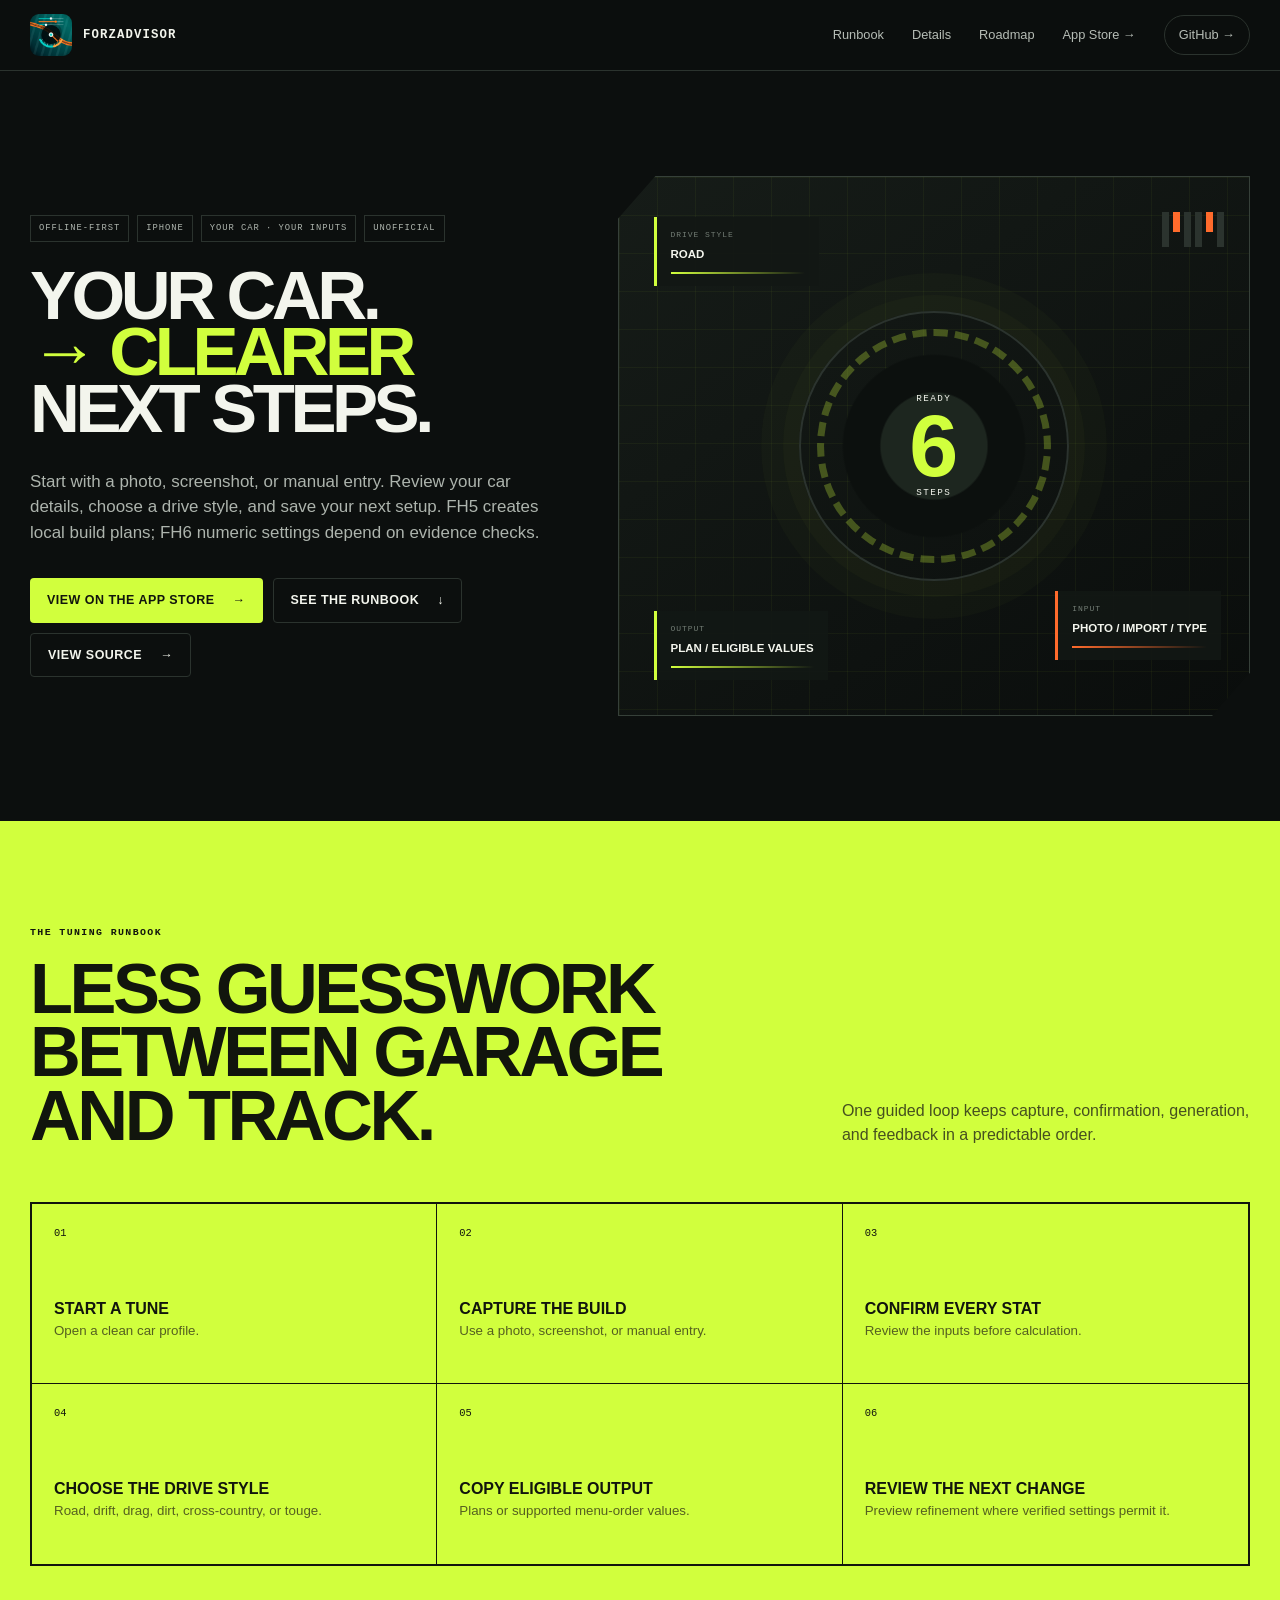
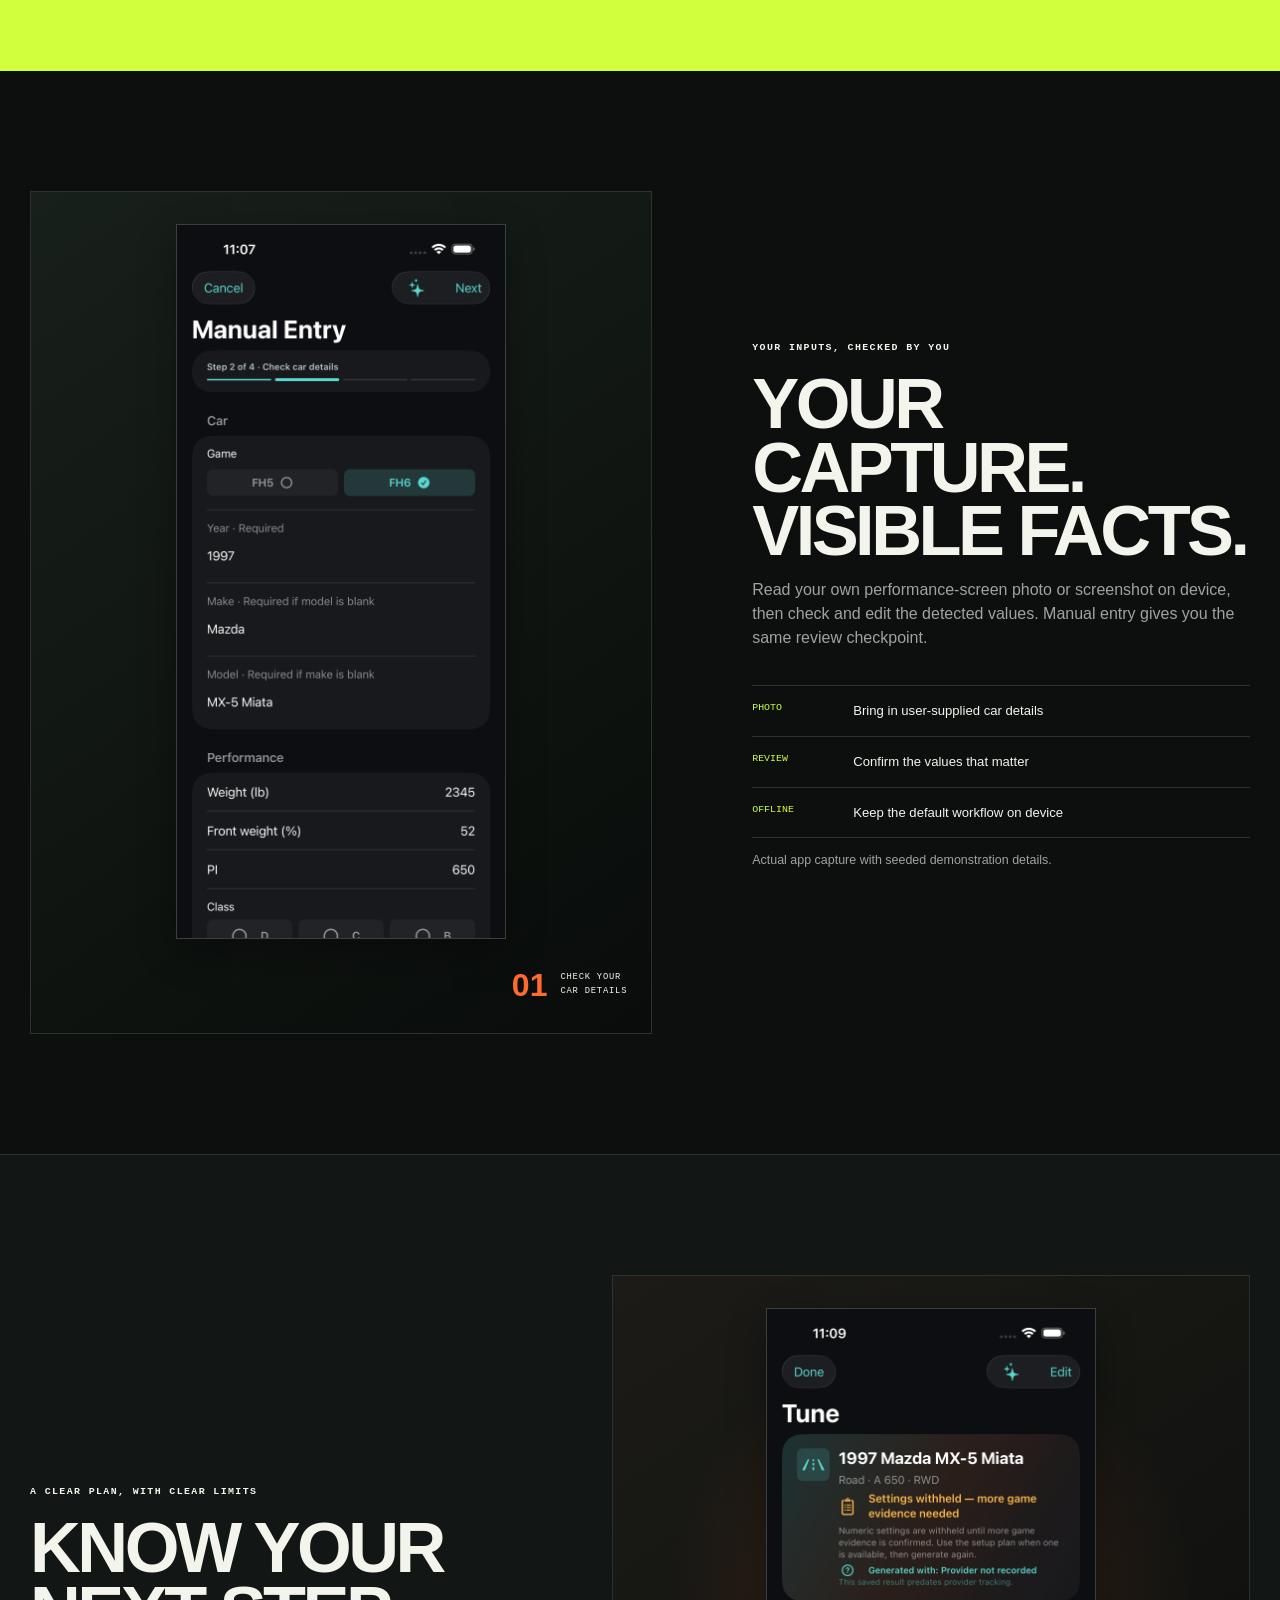
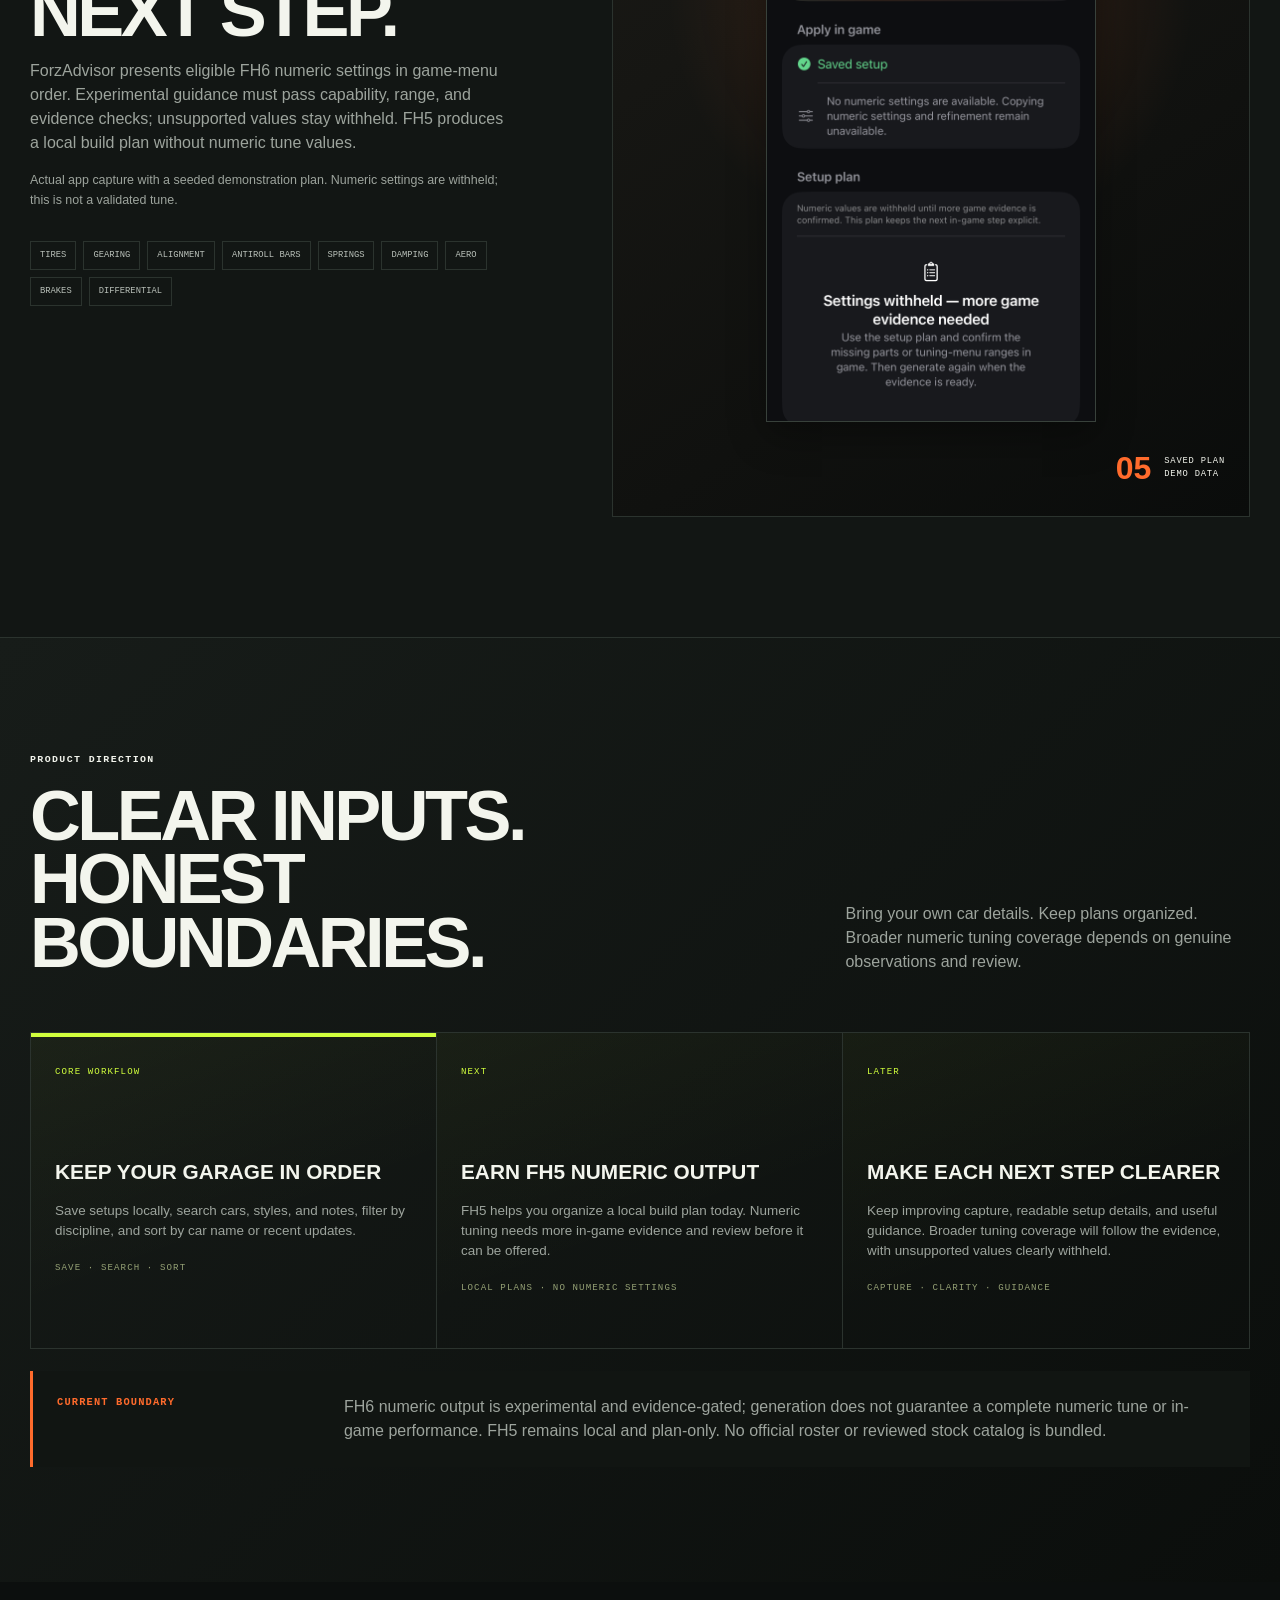
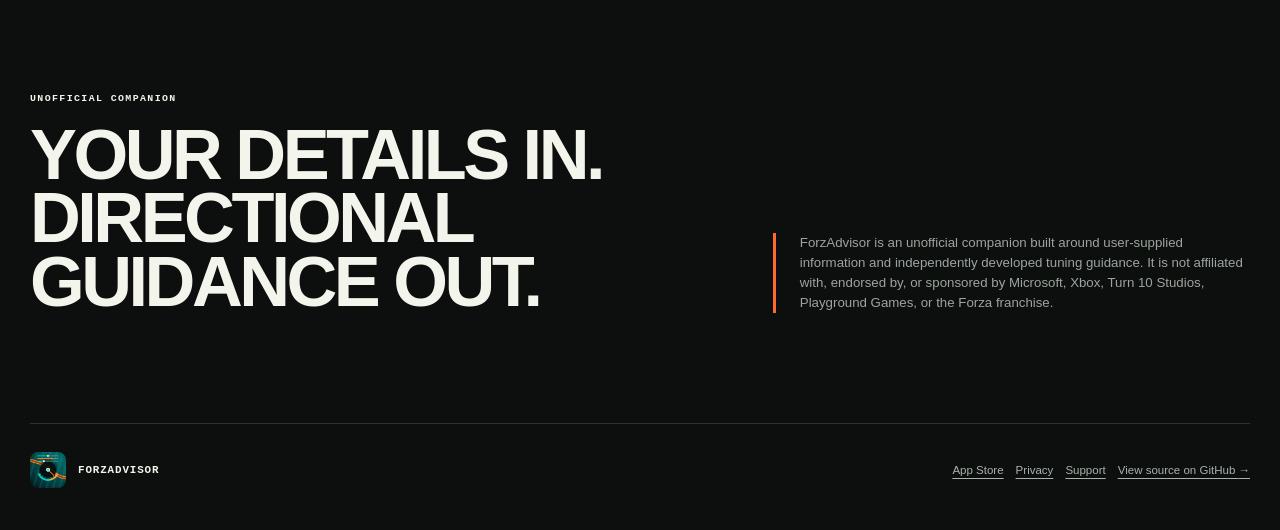
<file: landing-page/index.html>
<!doctype html>
<html lang="en">
  <head>
    <meta charset="utf-8">
    <meta name="viewport" content="width=device-width, initial-scale=1">
    <meta name="description" content="ForzAdvisor is an unofficial offline-first iPhone tuning companion that turns user-supplied racing-game car details into structured, evidence-gated setup guidance and local build plans.">
    <meta name="theme-color" content="#0d100f">
    <meta property="og:title" content="ForzAdvisor — Your car. Clear setup guidance.">
    <meta property="og:description" content="Photo, screenshot, or manual entry. Review your facts, organize your garage, and see what your setup supports.">
    <meta property="og:image" content="https://sankofa06.github.io/ForzAdvisor/assets/icon.png">
    <meta property="og:image:alt" content="ForzAdvisor app icon">
    <meta property="og:type" content="website">
    <meta property="og:url" content="https://sankofa06.github.io/ForzAdvisor/">
    <title>ForzAdvisor — Structured racing-game tuning</title>
    <link rel="canonical" href="https://sankofa06.github.io/ForzAdvisor/">
    <link rel="icon" href="assets/icon.png">
    <link rel="stylesheet" href="styles.css">
  </head>
  <body>
    <a class="skip-link" href="#main">Skip to content</a>
    <header class="site-header">
      <a class="brand" href="./" aria-label="ForzAdvisor home"><img src="assets/icon.png" width="42" height="42" alt=""><span>FORZADVISOR</span></a>
      <nav aria-label="Primary navigation"><a href="#runbook">Runbook</a><a href="#details">Details</a><a href="#roadmap">Roadmap</a><a href="https://apps.apple.com/us/app/forzadvisor/id6775224250">App Store <span aria-hidden="true">→</span></a><a class="github" href="https://github.com/Sankofa06/ForzAdvisor">GitHub <span aria-hidden="true">→</span></a></nav>
    </header>

    <main id="main">
      <section class="hero shell">
        <div class="hero-copy">
          <p class="flag"><span>OFFLINE-FIRST</span><span>IPHONE</span><span>YOUR CAR · YOUR INPUTS</span><span>UNOFFICIAL</span></p>
          <h1>YOUR CAR.<br><em>→ CLEARER</em><br>NEXT STEPS.</h1>
          <p class="lede">Start with a photo, screenshot, or manual entry. Review your car details, choose a drive style, and save your next setup. FH5 creates local build plans; FH6 numeric settings depend on evidence checks.</p>
          <div class="actions"><a class="button primary" href="https://apps.apple.com/us/app/forzadvisor/id6775224250">View on the App Store <span aria-hidden="true">→</span></a><a class="button outline" href="#runbook">See the runbook <span aria-hidden="true">↓</span></a><a class="button outline" href="https://github.com/Sankofa06/ForzAdvisor">View source <span aria-hidden="true">→</span></a></div>
        </div>
        <div class="hero-dashboard">
          <div class="grid-lines"></div>
          <div class="dial"><span>READY</span><b>6</b><small>STEPS</small></div>
          <div class="telemetry one"><span>DRIVE STYLE</span><b>ROAD</b><i></i></div>
          <div class="telemetry two"><span>INPUT</span><b>PHOTO / IMPORT / TYPE</b><i></i></div>
          <div class="telemetry three"><span>OUTPUT</span><b>PLAN / ELIGIBLE VALUES</b><i></i></div>
          <div class="track-line"><i></i><i></i><i></i><i></i><i></i><i></i></div>
        </div>
      </section>

      <section class="runbook" id="runbook">
        <div class="shell">
          <div class="section-heading"><div><p class="label">THE TUNING RUNBOOK</p><h2>Less guesswork between garage and track.</h2></div><p>One guided loop keeps capture, confirmation, generation, and feedback in a predictable order.</p></div>
          <ol>
            <li><span>01</span><b>Start a tune</b><small>Open a clean car profile.</small></li>
            <li><span>02</span><b>Capture the build</b><small>Use a photo, screenshot, or manual entry.</small></li>
            <li><span>03</span><b>Confirm every stat</b><small>Review the inputs before calculation.</small></li>
            <li><span>04</span><b>Choose the drive style</b><small>Road, drift, drag, dirt, cross-country, or touge.</small></li>
            <li><span>05</span><b>Copy eligible output</b><small>Plans or supported menu-order values.</small></li>
            <li><span>06</span><b>Review the next change</b><small>Preview refinement where verified settings permit it.</small></li>
          </ol>
        </div>
      </section>

      <section class="evidence shell" id="details">
        <div class="phone-wrap left-phone"><figure class="phone"><img src="assets/build.png" width="1320" height="2868" loading="lazy" alt="Actual app capture: manual entry with seeded Mazda MX-5 details and four-step progress"></figure><div class="callout"><b>01</b><span>CHECK YOUR<br>CAR DETAILS</span></div></div>
        <div class="evidence-copy"><p class="label">YOUR INPUTS, CHECKED BY YOU</p><h2>Your capture.<br>Visible facts.</h2><p>Read your own performance-screen photo or screenshot on device, then check and edit the detected values. Manual entry gives you the same review checkpoint.</p><ul><li><span>PHOTO</span>Bring in user-supplied car details</li><li><span>REVIEW</span>Confirm the values that matter</li><li><span>OFFLINE</span>Keep the default workflow on device</li></ul><p class="capture-note">Actual app capture with seeded demonstration details.</p></div>
      </section>

      <section class="output">
        <div class="shell output-grid">
          <div class="output-copy"><p class="label">A CLEAR PLAN, WITH CLEAR LIMITS</p><h2>Know your next step.</h2><p>ForzAdvisor presents eligible FH6 numeric settings in game-menu order. Experimental guidance must pass capability, range, and evidence checks; unsupported values stay withheld. FH5 produces a local build plan without numeric tune values.</p><p class="capture-note">Actual app capture with a seeded demonstration plan. Numeric settings are withheld; this is not a validated tune.</p><div class="settings-list"><span>TIRES</span><span>GEARING</span><span>ALIGNMENT</span><span>ANTIROLL BARS</span><span>SPRINGS</span><span>DAMPING</span><span>AERO</span><span>BRAKES</span><span>DIFFERENTIAL</span></div></div>
          <div class="phone-wrap right-phone"><figure class="phone"><img src="assets/settings.png" width="1320" height="2868" loading="lazy" alt="Actual app capture: seeded saved plan with numeric settings withheld because game evidence is missing"></figure><div class="callout"><b>05</b><span>SAVED PLAN<br>DEMO DATA</span></div></div>
        </div>
      </section>

      <section class="roadmap" id="roadmap" aria-labelledby="roadmap-title">
        <div class="shell">
          <div class="roadmap-heading"><div><p class="label">PRODUCT DIRECTION</p><h2 id="roadmap-title">Clear inputs. Honest boundaries.</h2></div><p>Bring your own car details. Keep plans organized. Broader numeric tuning coverage depends on genuine observations and review.</p></div>
          <div class="roadmap-grid">
            <article class="live"><span>CORE WORKFLOW</span><h3>Keep your garage in order</h3><p>Save setups locally, search cars, styles, and notes, filter by discipline, and sort by car name or recent updates.</p><small>SAVE · SEARCH · SORT</small></article>
            <article><span>NEXT</span><h3>Earn FH5 numeric output</h3><p>FH5 helps you organize a local build plan today. Numeric tuning needs more in-game evidence and review before it can be offered.</p><small>LOCAL PLANS · NO NUMERIC SETTINGS</small></article>
            <article><span>LATER</span><h3>Make each next step clearer</h3><p>Keep improving capture, readable setup details, and useful guidance. Broader tuning coverage will follow the evidence, with unsupported values clearly withheld.</p><small>CAPTURE · CLARITY · GUIDANCE</small></article>
          </div>
          <aside class="decision"><b>Current boundary</b><p>FH6 numeric output is experimental and evidence-gated; generation does not guarantee a complete numeric tune or in-game performance. FH5 remains local and plan-only. No official roster or reviewed stock catalog is bundled.</p></aside>
        </div>
      </section>

      <section class="position shell">
        <div><p class="label">UNOFFICIAL COMPANION</p><h2>Your details in.<br>Directional guidance out.</h2></div>
        <p>ForzAdvisor is an unofficial companion built around user-supplied information and independently developed tuning guidance. It is not affiliated with, endorsed by, or sponsored by Microsoft, Xbox, Turn 10 Studios, Playground Games, or the Forza franchise.</p>
      </section>
    </main>

    <footer class="site-footer shell"><div><img src="assets/icon.png" width="36" height="36" alt=""><span>FORZADVISOR</span></div><div><a href="https://apps.apple.com/us/app/forzadvisor/id6775224250">App Store</a><a href="privacy/">Privacy</a><a href="support/">Support</a><a href="https://github.com/Sankofa06/ForzAdvisor">View source on GitHub <span aria-hidden="true">→</span></a></div></footer>
  </body>
</html>
</file>
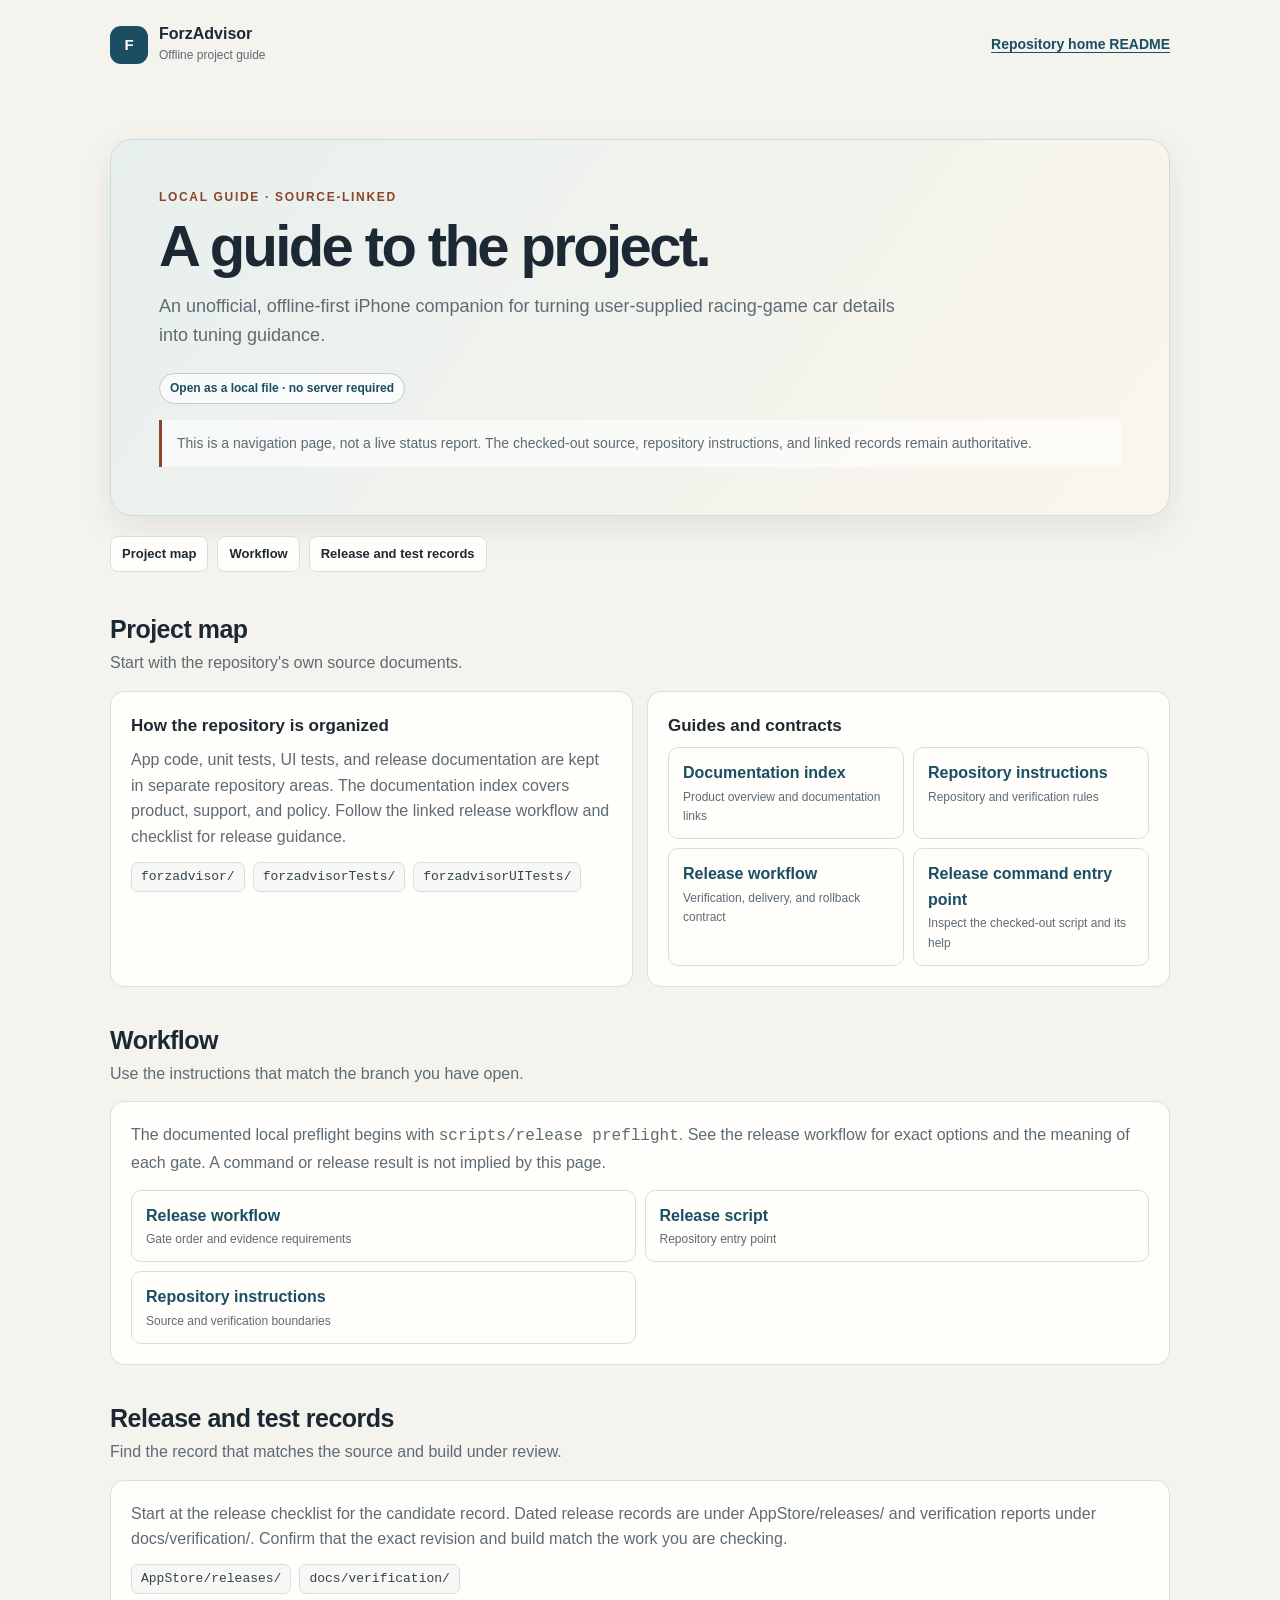
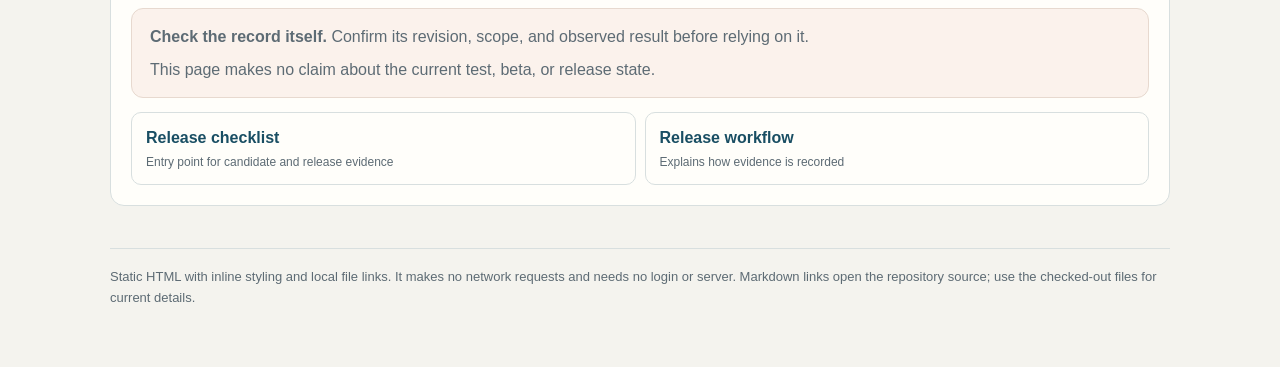
<file: local-docs/index.html>
<!doctype html>
<html lang="en">
  <head>
    <meta charset="utf-8">
    <meta name="viewport" content="width=device-width, initial-scale=1">
    <meta name="color-scheme" content="light">
    <title>ForzAdvisor — Local documentation</title>
    <style>
      :root {
        color-scheme: light;
        --ink: #1c2934;
        --muted: #5d6b74;
        --paper: #f4f3ee;
        --card: #fffefa;
        --line: #d8dfdf;
        --blue: #194e63;
        --copper: #8b4528;
        --shadow: 0 12px 34px rgb(28 41 52 / 8%);
      }
      * {
        box-sizing: border-box;
      }
      html {
        scroll-behavior: smooth;
      }
      body {
        margin: 0;
        background: var(--paper);
        color: var(--ink);
        font: 16px/1.6 -apple-system,BlinkMacSystemFont,"Segoe UI",sans-serif;
      }
      a {
        color: var(--blue);
        text-underline-offset: .18em;
      }
      a:hover {
        color: var(--copper);
      }
      a:focus-visible {
        outline: 3px solid var(--copper);
        outline-offset: 3px;
        border-radius: 4px;
      }
      .skip-link {
        position: absolute;
        left: 14px;
        top: -60px;
        z-index: 2;
        padding: 8px 12px;
        background: white;
      }
      .skip-link:focus {
        top: 12px;
      }
      .page {
        width: min(1060px,calc(100% - 36px));
        margin: 0 auto;
      }
      .topbar {
        display: flex;
        justify-content: space-between;
        align-items: center;
        gap: 18px;
        padding: 24px 0;
      }
      .brand {
        display: flex;
        align-items: center;
        gap: 11px;
      }
      .mark {
        width: 38px;
        height: 38px;
        display: grid;
        place-items: center;
        border-radius: 11px;
        background: var(--blue);
        color: white;
        font-size: 15px;
        font-weight: 800;
      }
      .brand strong,  .brand small {
        display: block;
      }
      .brand strong {
        line-height: 1.2;
      }
      .brand small {
        margin-top: 3px;
        color: var(--muted);
        font-size: 12px;
      }
      .home-link {
        font-size: 14px;
        font-weight: 650;
      }
      main {
        padding: 12px 0 60px;
      }
      .hero {
        padding: clamp(24px,5vw,48px);
        border: 1px solid #cfdbda;
        border-radius: 22px;
        background: linear-gradient(125deg,#e7efee,#fbf6ec);
        box-shadow: var(--shadow);
      }
      .eyebrow {
        margin: 0 0 8px;
        color: var(--copper);
        font-size: 12px;
        font-weight: 800;
        letter-spacing: .14em;
        text-transform: uppercase;
      }
      h1 {
        max-width: 800px;
        margin: 0;
        font-size: clamp(36px,6vw,58px);
        line-height: 1.05;
        letter-spacing: -.045em;
      }
      .lede {
        max-width: 760px;
        margin: 16px 0 0;
        color: var(--muted);
        font-size: 18px;
      }
      .badge {
        display: inline-block;
        margin-top: 23px;
        padding: 5px 10px;
        border: 1px solid #bdd0ce;
        border-radius: 99px;
        background: rgb(255 255 255 / 72%);
        color: var(--blue);
        font-size: 12px;
        font-weight: 750;
      }
      .notice {
        margin: 16px 0 0;
        padding: 12px 15px;
        border-left: 3px solid var(--copper);
        background: rgb(255 255 255 / 62%);
        color: var(--muted);
        font-size: 14px;
      }
      .jump {
        display: flex;
        flex-wrap: wrap;
        gap: 9px;
        margin: 20px 0 42px;
      }
      .jump a {
        display: block;
        padding: 7px 11px;
        border: 1px solid var(--line);
        border-radius: 8px;
        background: var(--card);
        color: var(--ink);
        font-size: 13px;
        font-weight: 650;
        text-decoration: none;
      }
      .jump a:hover {
        border-color: var(--blue);
      }
      section {
        margin-top: 38px;
        scroll-margin-top: 18px;
      }
      .section-head {
        margin-bottom: 15px;
      }
      h2 {
        margin: 0;
        font-size: 25px;
        line-height: 1.2;
        letter-spacing: -.02em;
      }
      .section-head p {
        margin: 6px 0 0;
        color: var(--muted);
      }
      .grid {
        display: grid;
        grid-template-columns: repeat(2,minmax(0,1fr));
        gap: 14px;
      }
      .card {
        min-width: 0;
        padding: 20px;
        border: 1px solid var(--line);
        border-radius: 14px;
        background: var(--card);
      }
      .card h3 {
        margin: 0 0 8px;
        font-size: 17px;
      }
      .card p {
        margin: 0;
        color: var(--muted);
      }
      .card p+p {
        margin-top: 9px;
      }
      .link-list {
        display: grid;
        grid-template-columns: repeat(2,minmax(0,1fr));
        gap: 9px;
        margin: 0;
        padding: 0;
        list-style: none;
      }
      .link-list a {
        display: block;
        height: 100%;
        padding: 12px 14px;
        border: 1px solid var(--line);
        border-radius: 10px;
        background: var(--card);
        text-decoration: none;
      }
      .link-list a span,  .link-list a small {
        display: block;
      }
      .link-list a span {
        font-weight: 700;
      }
      .link-list a small {
        margin-top: 2px;
        color: var(--muted);
        font-size: 12px;
      }
      .code-list {
        display: flex;
        flex-wrap: wrap;
        gap: 8px;
        margin: 12px 0 0;
        padding: 0;
        list-style: none;
      }
      .code-list li {
        padding: 5px 9px;
        border: 1px solid var(--line);
        border-radius: 7px;
        background: #f7f8f6;
        color: #34434c;
        font: 13px/1.4 ui-monospace,SFMono-Regular,Menlo,monospace;
      }
      .record-note {
        margin-top: 14px;
        padding: 15px 18px;
        border: 1px solid #e7d9cf;
        border-radius: 12px;
        background: #fbf2ec;
      }
      .record-note p {
        margin: 0;
      }
      .record-note p+p {
        margin-top: 7px;
      }
      footer {
        margin-top: 42px;
        padding-top: 18px;
        border-top: 1px solid var(--line);
        color: var(--muted);
        font-size: 13px;
      }
      @media(max-width:650px) {
        .page {
          width: min(calc(100% - 28px),1060px);
        }
        .topbar {
          align-items: flex-start;
          flex-direction: column;
          gap: 12px;
        }
        .grid,  .link-list {
          grid-template-columns: 1fr;
        }
        .jump {
          margin-bottom: 32px;
        }
        .hero {
          border-radius: 16px;
        }
      }
      @media(prefers-reduced-motion:reduce) {
        html {
          scroll-behavior: auto;
        }
      }
      @media print {
        body {
          background: white;
        }
        .page {
          width: 100%;
        }
        .jump {
          display: none;
        }
        .hero,  .card,  .link-list a,  .record-note {
          box-shadow: none;
          break-inside: avoid;
        }
        a {
          color: inherit;
        }
      }
    </style>
  </head>
  <body>
    <a class="skip-link" href="#main-content">Skip to content</a>
    <div class="page">
      <header class="topbar">
        <div class="brand">
          <span class="mark" aria-hidden="true">F</span>
          <span>
            <strong>ForzAdvisor</strong>
            <small>Offline project guide</small>
          </span>
        </div>
        <a class="home-link" href="../README.md">Repository home README</a>
      </header>
      <main id="main-content">
        <section class="hero" id="overview" aria-labelledby="page-title">
          <p class="eyebrow">Local guide · source-linked</p>
          <h1 id="page-title">A guide to the project.</h1>
          <p class="lede">An unofficial, offline-first iPhone companion for turning user-supplied racing-game car details into tuning guidance.</p>
          <span class="badge">Open as a local file · no server required</span>
          <p class="notice">This is a navigation page, not a live status report. The checked-out source, repository instructions, and linked records remain authoritative.</p>
        </section>
        <nav class="jump" aria-label="On this page">
          <a href="#map">Project map</a>
          <a href="#workflow">Workflow</a>
          <a href="#records">Release and test records</a>
        </nav>
        <section id="map" aria-labelledby="map-title">
          <div class="section-head"><h2 id="map-title">Project map</h2><p>Start with the repository's own source documents.</p></div>
          <div class="grid">
            <article class="card">
              <h3>How the repository is organized</h3>
              <p>App code, unit tests, UI tests, and release documentation are kept in separate repository areas. The documentation index covers product, support, and policy. Follow the linked release workflow and checklist for release guidance.</p>
              <ul class="code-list">
                <li>forzadvisor/</li>
                <li>forzadvisorTests/</li>
                <li>forzadvisorUITests/</li>
              </ul>
            </article>
            <article class="card">
              <h3>Guides and contracts</h3>
              <ul class="link-list">
                <li>
                  <a href="../docs/index.md">
                    <span>Documentation index</span>
                    <small>Product overview and documentation links</small>
                  </a>
                </li>
                <li>
                  <a href="../AGENTS.md">
                    <span>Repository instructions</span>
                    <small>Repository and verification rules</small>
                  </a>
                </li>
                <li>
                  <a href="../docs/specs/release-workflow.md">
                    <span>Release workflow</span>
                    <small>Verification, delivery, and rollback contract</small>
                  </a>
                </li>
                <li>
                  <a href="../scripts/release">
                    <span>Release command entry point</span>
                    <small>Inspect the checked-out script and its help</small>
                  </a>
                </li>
              </ul>
            </article>
          </div>
        </section>
        <section id="workflow" aria-labelledby="workflow-title">
          <div class="section-head"><h2 id="workflow-title">Workflow</h2><p>Use the instructions that match the branch you have open.</p></div>
          <article class="card">
            <p>The documented local preflight begins with <code>scripts/release preflight</code>. See the release workflow for exact options and the meaning of each gate. A command or release result is not implied by this page.</p>
            <ul class="link-list" style="margin-top:14px">
              <li>
                <a href="../docs/specs/release-workflow.md">
                  <span>Release workflow</span>
                  <small>Gate order and evidence requirements</small>
                </a>
              </li>
              <li>
                <a href="../scripts/release">
                  <span>Release script</span>
                  <small>Repository entry point</small>
                </a>
              </li>
              <li>
                <a href="../AGENTS.md">
                  <span>Repository instructions</span>
                  <small>Source and verification boundaries</small>
                </a>
              </li>
            </ul>
          </article>
        </section>
        <section id="records" aria-labelledby="records-title">
          <div class="section-head"><h2 id="records-title">Release and test records</h2><p>Find the record that matches the source and build under review.</p></div>
          <article class="card">
            <p>Start at the release checklist for the candidate record. Dated release records are under AppStore/releases/ and verification reports under docs/verification/. Confirm that the exact revision and build match the work you are checking.</p>
            <ul class="code-list">
              <li>AppStore/releases/</li>
              <li>docs/verification/</li>
            </ul>
            <div class="record-note"><p><strong>Check the record itself.</strong> Confirm its revision, scope, and observed result before relying on it.</p><p>This page makes no claim about the current test, beta, or release state.</p></div>
            <ul class="link-list" style="margin-top:14px">
              <li>
                <a href="../AppStore/release-checklist.md">
                  <span>Release checklist</span>
                  <small>Entry point for candidate and release evidence</small>
                </a>
              </li>
              <li>
                <a href="../docs/specs/release-workflow.md">
                  <span>Release workflow</span>
                  <small>Explains how evidence is recorded</small>
                </a>
              </li>
            </ul>
          </article>
        </section>
        <footer>Static HTML with inline styling and local file links. It makes no network requests and needs no login or server. Markdown links open the repository source; use the checked-out files for current details.</footer>
      </main>
    </div>
  </body>
</html>
</file>
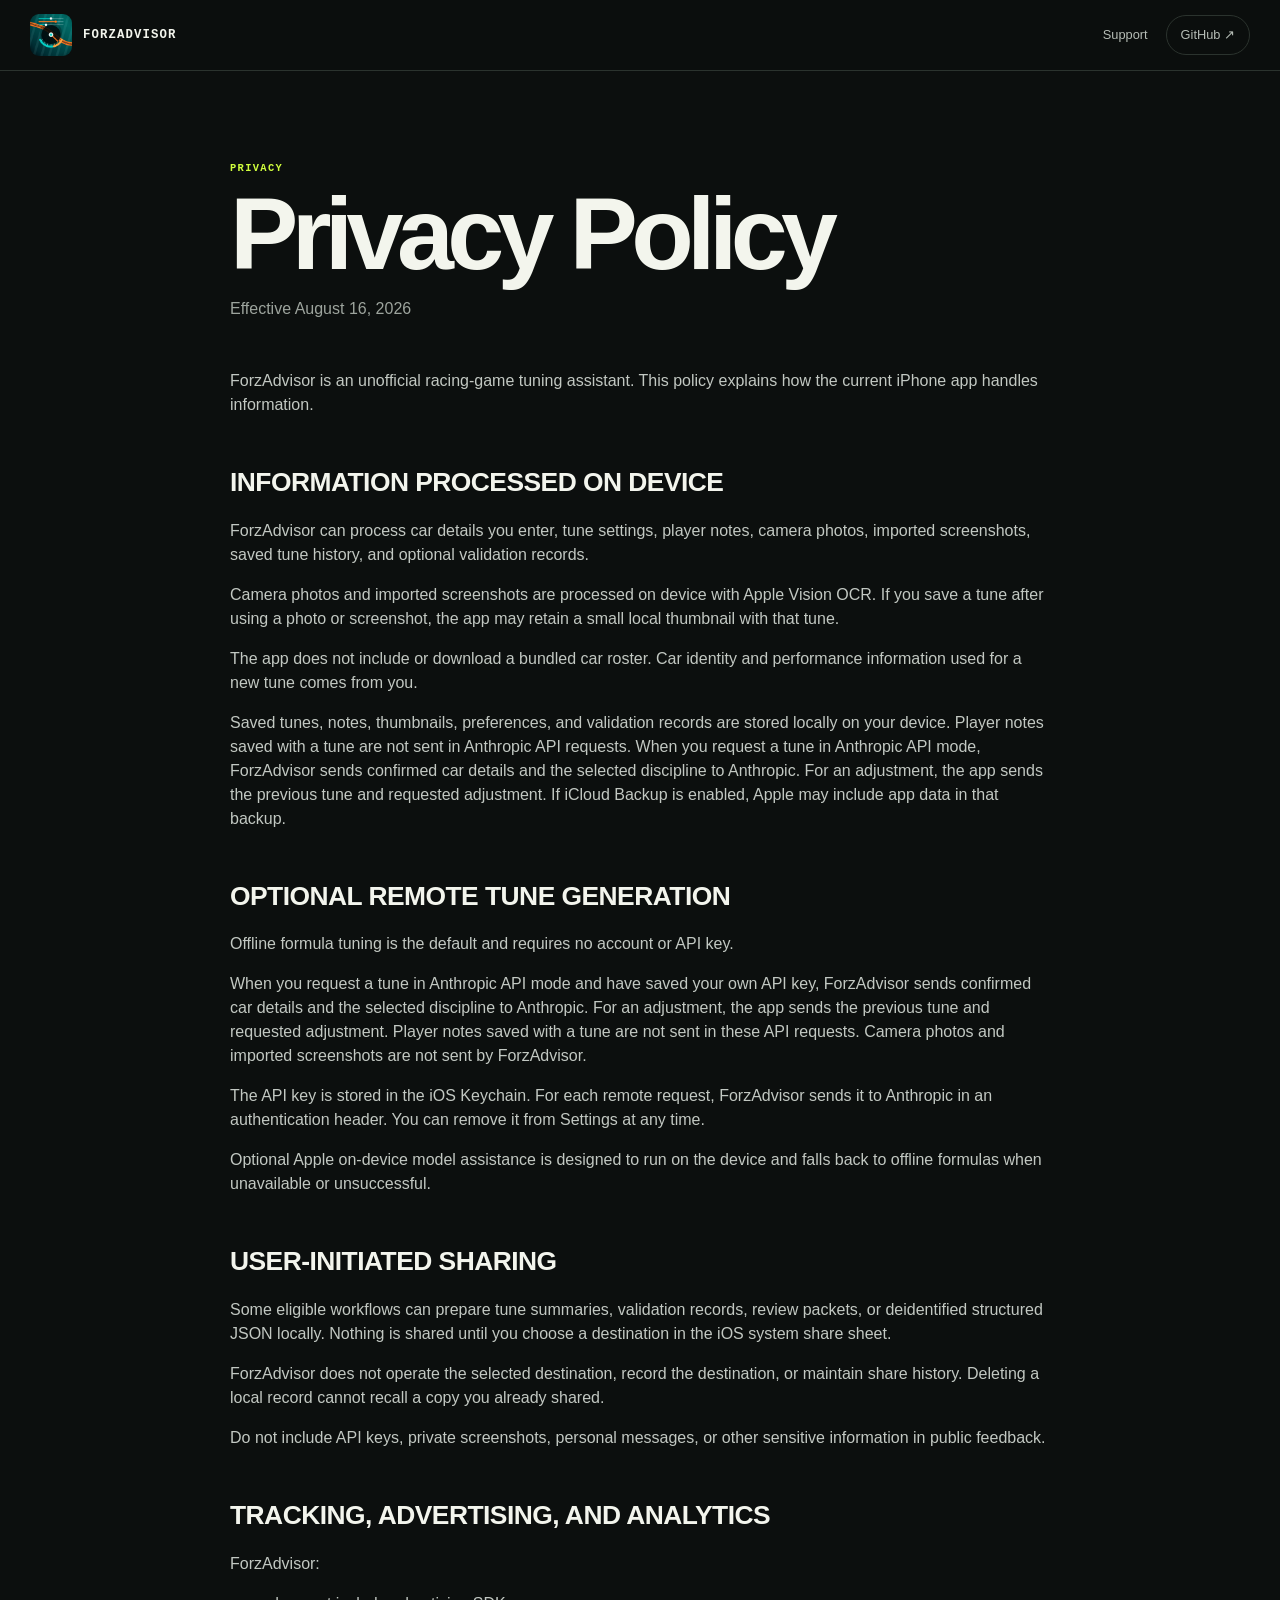
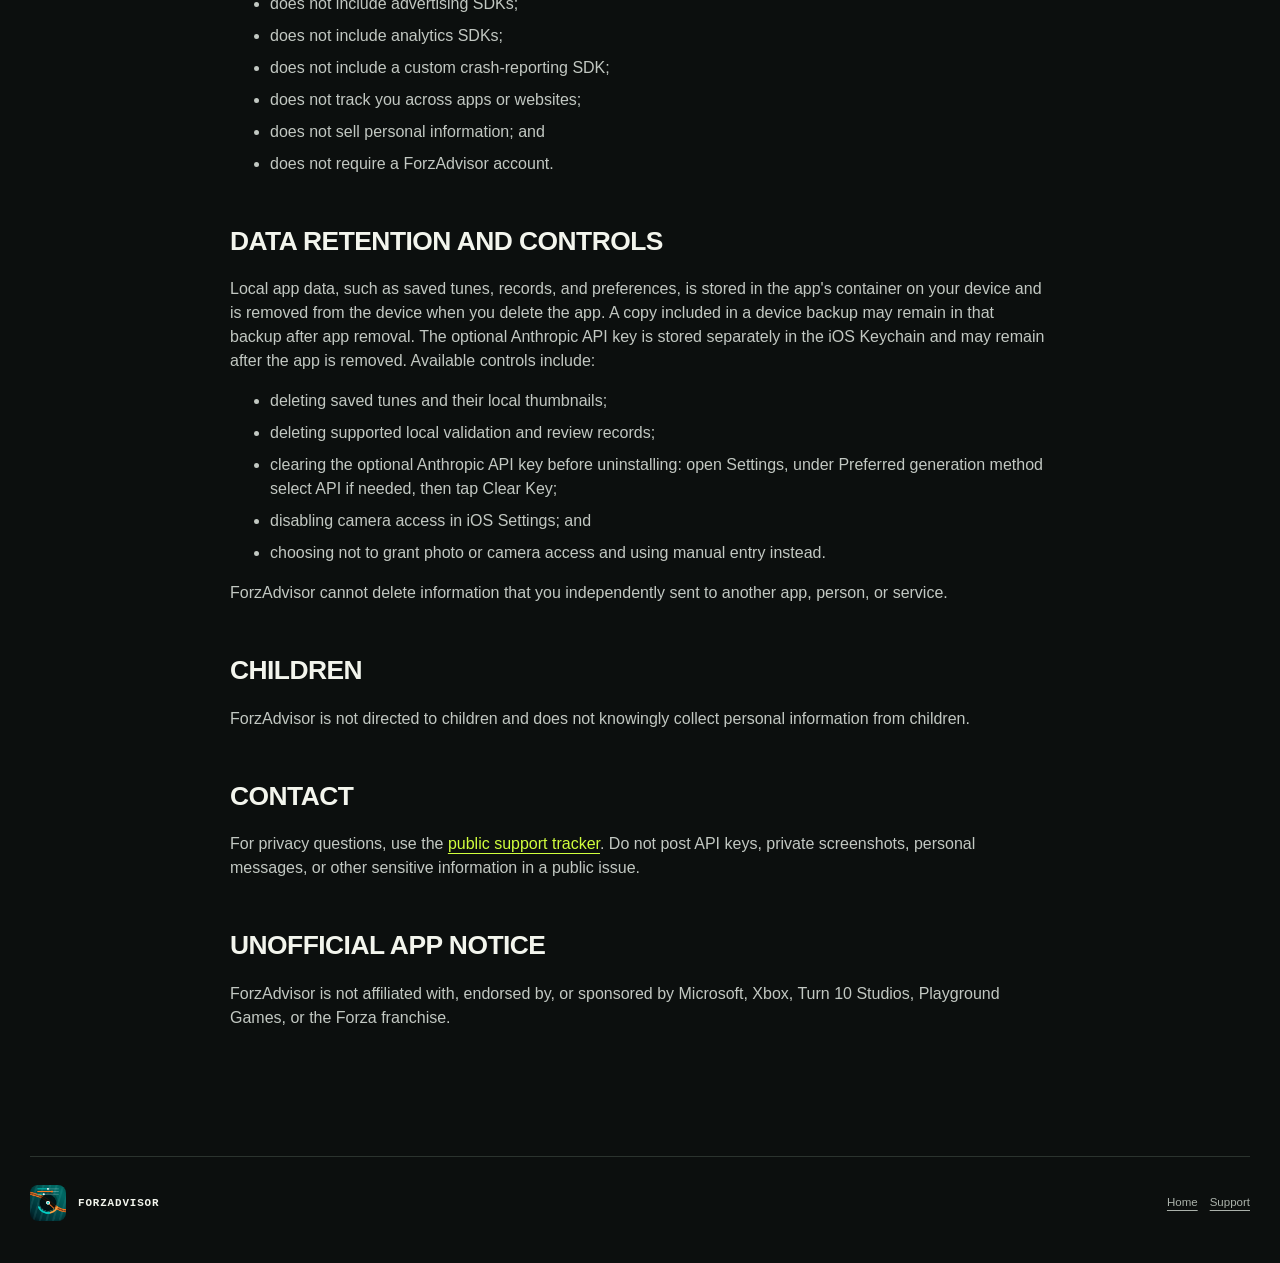
<file: landing-page/privacy/index.html>
<!doctype html>
<html lang="en">
  <head>
    <meta charset="utf-8">
    <meta name="viewport" content="width=device-width, initial-scale=1">
    <meta name="description" content="ForzAdvisor privacy policy.">
    <meta name="theme-color" content="#0d100f">
    <title>Privacy Policy — ForzAdvisor</title>
    <link rel="icon" href="../assets/icon.png">
    <link rel="stylesheet" href="../styles.css">
  </head>
  <body>
    <a class="skip-link" href="#main">Skip to content</a>
    <header class="site-header">
      <a class="brand" href="../"><img src="../assets/icon.png" width="42" height="42" alt=""><span>FORZADVISOR</span></a>
      <nav class="legal-nav" aria-label="Legal navigation"><a href="../support/">Support</a><a class="github" href="https://github.com/Sankofa06/ForzAdvisor">GitHub <span aria-hidden="true">↗</span></a></nav>
    </header>
    <main id="main" class="legal shell">
      <p class="eyebrow">PRIVACY</p>
      <h1>Privacy Policy</h1>
      <p class="effective">Effective August 16, 2026</p>
      <p>ForzAdvisor is an unofficial racing-game tuning assistant. This policy explains how the current iPhone app handles information.</p>

      <h2>Information processed on device</h2>
      <p>ForzAdvisor can process car details you enter, tune settings, player notes, camera photos, imported screenshots, saved tune history, and optional validation records.</p>
      <p>Camera photos and imported screenshots are processed on device with Apple Vision OCR. If you save a tune after using a photo or screenshot, the app may retain a small local thumbnail with that tune.</p>
      <p>The app does not include or download a bundled car roster. Car identity and performance information used for a new tune comes from you.</p>
      <p>Saved tunes, notes, thumbnails, preferences, and validation records are stored locally on your device. Player notes saved with a tune are not sent in Anthropic API requests. When you request a tune in Anthropic API mode, ForzAdvisor sends confirmed car details and the selected discipline to Anthropic. For an adjustment, the app sends the previous tune and requested adjustment. If iCloud Backup is enabled, Apple may include app data in that backup.</p>

      <h2>Optional remote tune generation</h2>
      <p>Offline formula tuning is the default and requires no account or API key.</p>
      <p>When you request a tune in Anthropic API mode and have saved your own API key, ForzAdvisor sends confirmed car details and the selected discipline to Anthropic. For an adjustment, the app sends the previous tune and requested adjustment. Player notes saved with a tune are not sent in these API requests. Camera photos and imported screenshots are not sent by ForzAdvisor.</p>
      <p>The API key is stored in the iOS Keychain. For each remote request, ForzAdvisor sends it to Anthropic in an authentication header. You can remove it from Settings at any time.</p>
      <p>Optional Apple on-device model assistance is designed to run on the device and falls back to offline formulas when unavailable or unsuccessful.</p>

      <h2>User-initiated sharing</h2>
      <p>Some eligible workflows can prepare tune summaries, validation records, review packets, or deidentified structured JSON locally. Nothing is shared until you choose a destination in the iOS system share sheet.</p>
      <p>ForzAdvisor does not operate the selected destination, record the destination, or maintain share history. Deleting a local record cannot recall a copy you already shared.</p>
      <p>Do not include API keys, private screenshots, personal messages, or other sensitive information in public feedback.</p>

      <h2>Tracking, advertising, and analytics</h2>
      <p>ForzAdvisor:</p>
      <ul>
        <li>does not include advertising SDKs;</li>
        <li>does not include analytics SDKs;</li>
        <li>does not include a custom crash-reporting SDK;</li>
        <li>does not track you across apps or websites;</li>
        <li>does not sell personal information; and</li>
        <li>does not require a ForzAdvisor account.</li>
      </ul>

      <h2>Data retention and controls</h2>
      <p>Local app data, such as saved tunes, records, and preferences, is stored in the app's container on your device and is removed from the device when you delete the app. A copy included in a device backup may remain in that backup after app removal. The optional Anthropic API key is stored separately in the iOS Keychain and may remain after the app is removed. Available controls include:</p>
      <ul>
        <li>deleting saved tunes and their local thumbnails;</li>
        <li>deleting supported local validation and review records;</li>
        <li>clearing the optional Anthropic API key before uninstalling: open Settings, under Preferred generation method select API if needed, then tap Clear Key;</li>
        <li>disabling camera access in iOS Settings; and</li>
        <li>choosing not to grant photo or camera access and using manual entry instead.</li>
      </ul>
      <p>ForzAdvisor cannot delete information that you independently sent to another app, person, or service.</p>

      <h2>Children</h2>
      <p>ForzAdvisor is not directed to children and does not knowingly collect personal information from children.</p>

      <h2>Contact</h2>
      <p>For privacy questions, use the <a href="https://github.com/Sankofa06/ForzAdvisor/issues">public support tracker</a>. Do not post API keys, private screenshots, personal messages, or other sensitive information in a public issue.</p>

      <h2>Unofficial app notice</h2>
      <p>ForzAdvisor is not affiliated with, endorsed by, or sponsored by Microsoft, Xbox, Turn 10 Studios, Playground Games, or the Forza franchise.</p>
    </main>
    <footer class="site-footer shell"><div><img src="../assets/icon.png" width="36" height="36" alt=""><span>FORZADVISOR</span></div><div><a href="../">Home</a><a href="../support/">Support</a></div></footer>
  </body>
</html>
</file>
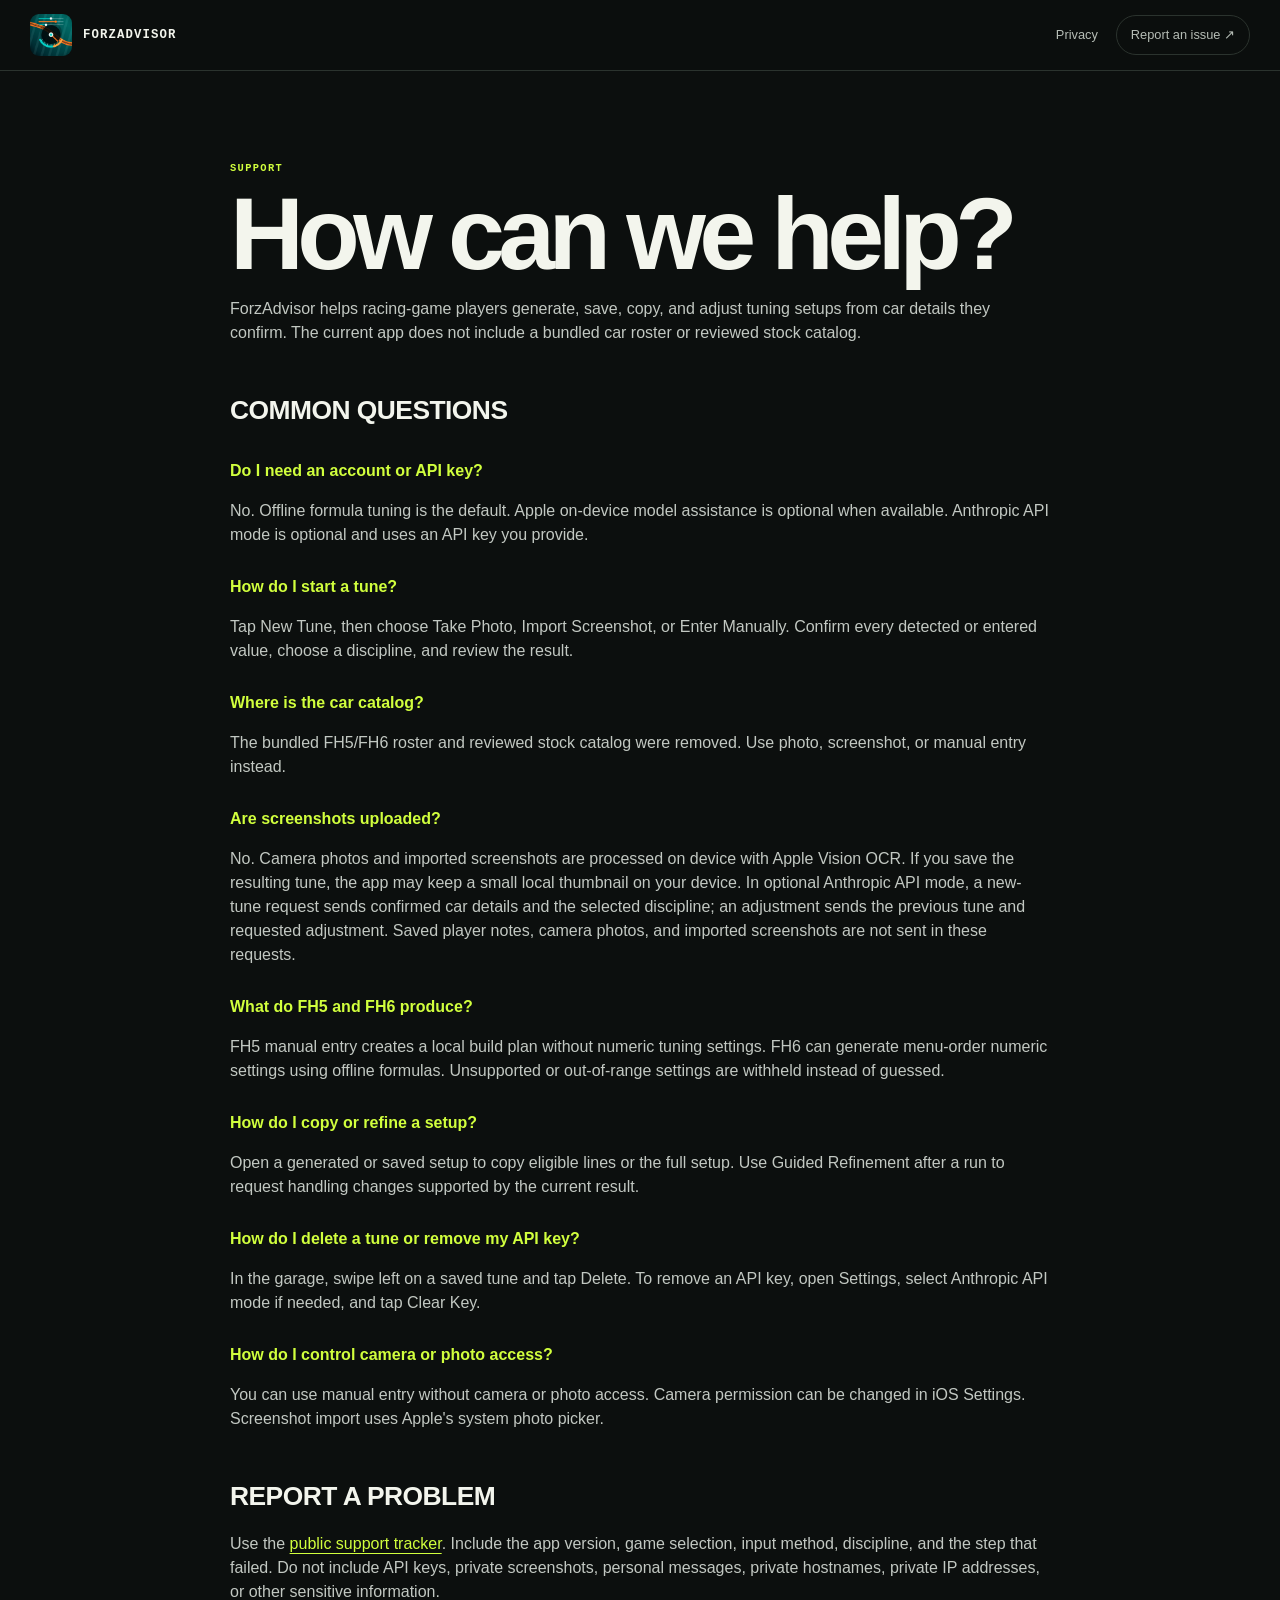
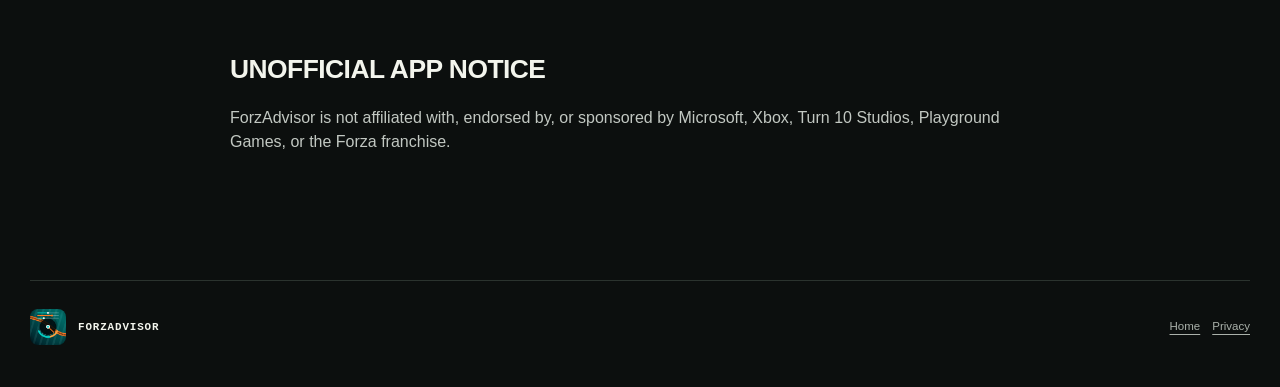
<file: landing-page/support/index.html>
<!doctype html>
<html lang="en">
  <head>
    <meta charset="utf-8">
    <meta name="viewport" content="width=device-width, initial-scale=1">
    <meta name="description" content="ForzAdvisor support and common questions.">
    <meta name="theme-color" content="#0d100f">
    <title>Support — ForzAdvisor</title>
    <link rel="icon" href="../assets/icon.png">
    <link rel="stylesheet" href="../styles.css">
  </head>
  <body>
    <a class="skip-link" href="#main">Skip to content</a>
    <header class="site-header">
      <a class="brand" href="../"><img src="../assets/icon.png" width="42" height="42" alt=""><span>FORZADVISOR</span></a>
      <nav class="legal-nav" aria-label="Support navigation"><a href="../privacy/">Privacy</a><a class="github" href="https://github.com/Sankofa06/ForzAdvisor/issues">Report an issue <span aria-hidden="true">↗</span></a></nav>
    </header>
    <main id="main" class="legal shell">
      <p class="eyebrow">SUPPORT</p>
      <h1>How can we help?</h1>
      <p>ForzAdvisor helps racing-game players generate, save, copy, and adjust tuning setups from car details they confirm. The current app does not include a bundled car roster or reviewed stock catalog.</p>

      <h2>Common questions</h2>
      <h3>Do I need an account or API key?</h3>
      <p>No. Offline formula tuning is the default. Apple on-device model assistance is optional when available. Anthropic API mode is optional and uses an API key you provide.</p>

      <h3>How do I start a tune?</h3>
      <p>Tap New Tune, then choose Take Photo, Import Screenshot, or Enter Manually. Confirm every detected or entered value, choose a discipline, and review the result.</p>

      <h3>Where is the car catalog?</h3>
      <p>The bundled FH5/FH6 roster and reviewed stock catalog were removed. Use photo, screenshot, or manual entry instead.</p>

      <h3>Are screenshots uploaded?</h3>
      <p>No. Camera photos and imported screenshots are processed on device with Apple Vision OCR. If you save the resulting tune, the app may keep a small local thumbnail on your device. In optional Anthropic API mode, a new-tune request sends confirmed car details and the selected discipline; an adjustment sends the previous tune and requested adjustment. Saved player notes, camera photos, and imported screenshots are not sent in these requests.</p>

      <h3>What do FH5 and FH6 produce?</h3>
      <p>FH5 manual entry creates a local build plan without numeric tuning settings. FH6 can generate menu-order numeric settings using offline formulas. Unsupported or out-of-range settings are withheld instead of guessed.</p>

      <h3>How do I copy or refine a setup?</h3>
      <p>Open a generated or saved setup to copy eligible lines or the full setup. Use Guided Refinement after a run to request handling changes supported by the current result.</p>

      <h3>How do I delete a tune or remove my API key?</h3>
      <p>In the garage, swipe left on a saved tune and tap Delete. To remove an API key, open Settings, select Anthropic API mode if needed, and tap Clear Key.</p>

      <h3>How do I control camera or photo access?</h3>
      <p>You can use manual entry without camera or photo access. Camera permission can be changed in iOS Settings. Screenshot import uses Apple's system photo picker.</p>

      <h2>Report a problem</h2>
      <p>Use the <a href="https://github.com/Sankofa06/ForzAdvisor/issues">public support tracker</a>. Include the app version, game selection, input method, discipline, and the step that failed. Do not include API keys, private screenshots, personal messages, private hostnames, private IP addresses, or other sensitive information.</p>

      <h2>Unofficial app notice</h2>
      <p>ForzAdvisor is not affiliated with, endorsed by, or sponsored by Microsoft, Xbox, Turn 10 Studios, Playground Games, or the Forza franchise.</p>
    </main>
    <footer class="site-footer shell"><div><img src="../assets/icon.png" width="36" height="36" alt=""><span>FORZADVISOR</span></div><div><a href="../">Home</a><a href="../privacy/">Privacy</a></div></footer>
  </body>
</html>
</file>
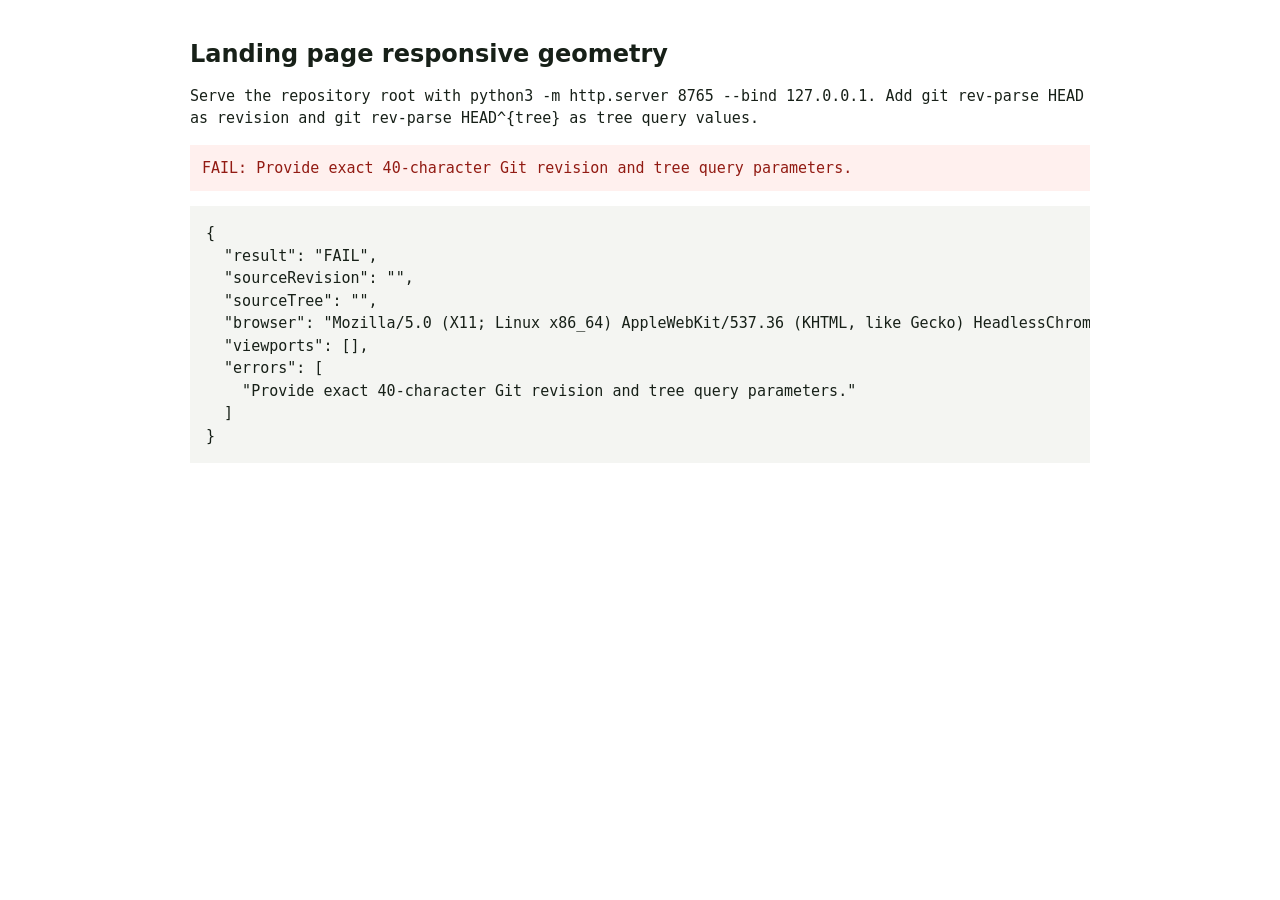
<file: scripts/tests/landing-page-responsive-audit.html>
<!doctype html>
<html lang="en">
  <head>
    <meta charset="utf-8">
    <meta name="viewport" content="width=device-width, initial-scale=1">
    <title>ForzAdvisor responsive audit</title>
    <style>
      :root { color-scheme: light; font: 15px/1.5 ui-monospace, monospace; }
      body { max-width: 900px; margin: 40px auto; padding: 0 20px; color: #172018; }
      h1 { font: 700 1.6rem/1.2 system-ui, sans-serif; }
      #status { padding: 12px; background: #eee; }
      #status[data-result="PASS"] { color: #075e2b; background: #e6f6eb; }
      #status[data-result="FAIL"] { color: #921b13; background: #fff0ee; }
      pre { overflow: auto; padding: 16px; background: #f4f5f2; }
      iframe.audit-frame { position: fixed; top: 0; left: 0; z-index: -1; box-sizing: border-box; border: 0; opacity: .01; pointer-events: none; }
    </style>
  </head>
  <body>
    <h1>Landing page responsive geometry</h1>
    <p>Serve the repository root with <code>python3 -m http.server 8765 --bind 127.0.0.1</code>. Add <code>git rev-parse HEAD</code> as <code>revision</code> and <code>git rev-parse HEAD^{tree}</code> as <code>tree</code> query values.</p>
    <p id="status" data-result="RUNNING" role="status" aria-live="polite">Measuring the landing page…</p>
    <pre id="evidence">Waiting for the browser measurements.</pre>
    <script>
      const widths = [320, 390, 768, 1440];
      const expectedHeadlineLines = 3;
      // Half a CSS pixel absorbs subpixel layout noise; a full pixel escape must fail.
      const geometryTolerance = 0.5;
      const params = new URLSearchParams(location.search);
      const sourceRevision = params.get('revision') || '';
      const sourceTree = params.get('tree') || '';
      const status = document.querySelector('#status');
      const evidence = document.querySelector('#evidence');
      const sha1 = /^[0-9a-f]{40}$/;
      const intersects = (a, b) => a.left < b.right && b.left < a.right &&
        a.top < b.bottom && b.top < a.bottom;
      const box = rect => ({
        left: Math.round(rect.left * 100) / 100,
        top: Math.round(rect.top * 100) / 100,
        right: Math.round(rect.right * 100) / 100,
        bottom: Math.round(rect.bottom * 100) / 100,
      });
      const isWithin = (inner, outer) => inner.left >= outer.left - geometryTolerance &&
        inner.top >= outer.top - geometryTolerance && inner.right <= outer.right + geometryTolerance &&
        inner.bottom <= outer.bottom + geometryTolerance;
      const clippingOverflow = new Set(['hidden', 'clip', 'auto', 'scroll', 'overlay']);
      const elementLabel = element => `${element.tagName.toLowerCase()}` +
        `${element.id ? `#${element.id}` : ''}` +
        [...element.classList].map(name => `.${name}`).join('');
      const clipBounds = element => {
        const rect = element.getBoundingClientRect();
        return {
          left: rect.left + element.clientLeft,
          top: rect.top + element.clientTop,
          right: rect.left + element.clientLeft + element.clientWidth,
          bottom: rect.top + element.clientTop + element.clientHeight,
        };
      };
      const clippingAncestors = (element, fragments, view) => {
        // Keep the full path so the validator can reject omitted clipping ancestors.
        const ancestors = [];
        for (let ancestor = element; ancestor; ancestor = ancestor.parentElement) {
          const style = view.getComputedStyle(ancestor);
          const clipsX = clippingOverflow.has(style.overflowX);
          const clipsY = clippingOverflow.has(style.overflowY);
          const clip = clipBounds(ancestor);
          const axes = [];
          if (clipsX && fragments.some(fragment =>
            fragment.left < clip.left - geometryTolerance ||
            fragment.right > clip.right + geometryTolerance)) axes.push('x');
          if (clipsY && fragments.some(fragment =>
            fragment.top < clip.top - geometryTolerance ||
            fragment.bottom > clip.bottom + geometryTolerance)) axes.push('y');
          ancestors.push({
            element: elementLabel(ancestor),
            overflowX: style.overflowX,
            overflowY: style.overflowY,
            axes,
            bounds: box(clip),
          });
        }
        return ancestors;
      };
      const renderedLineBounds = element => {
        const range = element.ownerDocument.createRange();
        range.selectNodeContents(element);
        const fragments = [...range.getClientRects()].filter(rect => rect.width > 0 && rect.height > 0);
        const lines = [];
        for (const fragment of fragments) {
          let line = lines.find(candidate => Math.abs(candidate.top - fragment.top) <= geometryTolerance);
          if (!line) {
            line = { left: fragment.left, top: fragment.top, right: fragment.right, bottom: fragment.bottom };
            lines.push(line);
          } else {
            line.left = Math.min(line.left, fragment.left);
            line.top = Math.min(line.top, fragment.top);
            line.right = Math.max(line.right, fragment.right);
            line.bottom = Math.max(line.bottom, fragment.bottom);
          }
        }
        return { fragments, lines: lines.sort((a, b) => a.top - b.top).map(box) };
      };
      const finish = report => {
        status.dataset.result = report.result;
        status.textContent = `${report.result}: ${report.errors.length ? report.errors.join('; ') : 'all viewports pass'}`;
        evidence.textContent = JSON.stringify(report, null, 2);
      };

      async function audit() {
        const report = {
          result: 'PASS',
          sourceRevision,
          sourceTree,
          browser: navigator.userAgent,
          viewports: [],
          errors: [],
        };
        if (!sha1.test(sourceRevision) || !sha1.test(sourceTree)) {
          report.result = 'FAIL';
          report.errors.push('Provide exact 40-character Git revision and tree query parameters.');
          finish(report);
          return;
        }
        try {
          for (const width of widths) {
            const frame = document.createElement('iframe');
            frame.className = 'audit-frame';
            frame.width = width;
            frame.height = 12000;
            frame.scrolling = 'no';
            frame.src = '/landing-page/';
            document.body.appendChild(frame);
            const frameDeadline = performance.now() + 15000;
            while ((!frame.contentDocument || frame.contentDocument.readyState !== 'complete' ||
                    !frame.contentDocument.querySelector('.telemetry.two') ||
                    !frame.contentDocument.querySelector('.telemetry.three') ||
                    !frame.contentDocument.querySelector('.hero-copy h1')) && performance.now() < frameDeadline) {
              await new Promise(resolve => setTimeout(resolve, 50));
            }
            if (!frame.contentDocument || !frame.contentDocument.querySelector('.telemetry.two') ||
                !frame.contentDocument.querySelector('.telemetry.three') ||
                !frame.contentDocument.querySelector('.hero-copy h1')) {
              throw new Error(`Landing page timed out at ${width}px`);
            }
            const view = frame.contentWindow;
            const doc = view.document;
            const input = doc.querySelector('.telemetry.two').getBoundingClientRect();
            const output = doc.querySelector('.telemetry.three').getBoundingClientRect();
            const heroCopy = doc.querySelector('.hero-copy');
            const headline = doc.querySelector('.hero-copy h1');
            const heroCopyBounds = heroCopy.getBoundingClientRect();
            const headlineBounds = headline.getBoundingClientRect();
            const headlineStyle = view.getComputedStyle(headline);
            const headlineGeometry = renderedLineBounds(headline);
            const headlineLineCount = headlineGeometry.lines.length;
            const viewportWidth = view.innerWidth;
            const viewportBounds = { left: 0, top: 0, right: viewportWidth, bottom: view.innerHeight };
            const pageWidth = Math.max(doc.documentElement.scrollWidth, doc.body.scrollWidth);
            const overlap = intersects(input, output);
            const overflow = pageWidth > viewportWidth;
            const headlineClipAncestors = clippingAncestors(headline, headlineGeometry.fragments, view);
            const headlineClipped = headlineClipAncestors.some(ancestor => ancestor.axes.length > 0) ||
              ((clippingOverflow.has(headlineStyle.overflowX) &&
                headline.scrollWidth > headline.clientWidth + geometryTolerance) ||
               (clippingOverflow.has(headlineStyle.overflowY) &&
                headline.scrollHeight > headline.clientHeight + geometryTolerance));
            const headlineWithinHeroCopy = isWithin(headlineBounds, heroCopyBounds) &&
              headlineGeometry.fragments.every(rect => isWithin(rect, heroCopyBounds));
            const headlineWithinViewport = isWithin(headlineBounds, viewportBounds) &&
              headlineGeometry.fragments.every(rect => isWithin(rect, viewportBounds));
            const headlineTextOutgrowsElement =
              !headlineGeometry.fragments.every(rect => isWithin(rect, headlineBounds)) ||
              headline.scrollWidth > headline.clientWidth + geometryTolerance ||
              headline.scrollHeight > headline.clientHeight + geometryTolerance;
            const headlineFits = headlineLineCount === expectedHeadlineLines &&
              headlineWithinHeroCopy && headlineWithinViewport && !headlineClipped;
            const sample = {
              viewportWidth,
              viewportHeight: view.innerHeight,
              documentWidth: pageWidth,
              horizontalOverflow: overflow,
              input: box(input),
              output: box(output),
              calloutsOverlap: overlap,
              heroCopyBounds: box(heroCopyBounds),
              headlineBounds: box(headlineBounds),
              headlineClipBounds: box(clipBounds(headline)),
              headlineOverflowX: headlineStyle.overflowX,
              headlineOverflowY: headlineStyle.overflowY,
              headlineLineBounds: headlineGeometry.lines,
              headlineWithinHeroCopy,
              headlineWithinViewport,
              headlineAncestorCount: headlineClipAncestors.length,
              headlineClipAncestors,
              headlineClipped,
              headlineTextOutgrowsElement,
              headlineLineCount,
              headlineScrollWidth: headline.scrollWidth,
              headlineClientWidth: headline.clientWidth,
              headlineScrollHeight: headline.scrollHeight,
              headlineClientHeight: headline.clientHeight,
              headlineFits,
            };
            report.viewports.push(sample);
            if (viewportWidth !== width) report.errors.push(`Expected ${width}px viewport, got ${viewportWidth}px.`);
            if (overflow) report.errors.push(`${width}px viewport has horizontal page overflow (${pageWidth}px).`);
            if (overlap) report.errors.push(`${width}px viewport has overlapping INPUT and OUTPUT telemetry callouts.`);
            if (headlineLineCount !== expectedHeadlineLines) {
              report.errors.push(`${width}px headline rendered ${headlineLineCount} lines; expected ${expectedHeadlineLines}.`);
            }
            if (!headlineWithinHeroCopy) report.errors.push(`${width}px headline or rendered text escapes .hero-copy bounds.`);
            if (!headlineWithinViewport) report.errors.push(`${width}px headline or rendered text escapes the viewport.`);
            if (headlineClipped) {
              const containers = headlineClipAncestors.map(ancestor => ancestor.element).join(', ');
              report.errors.push(`${width}px headline text is clipped by CSS overflow at ${containers}.`);
            }
            frame.remove();
          }
        } catch (error) {
          report.errors.push(String(error));
        }
        if (report.errors.length) report.result = 'FAIL';
        finish(report);
      }
      audit();
    </script>
  </body>
</html>
</file>
<file: landing-page/styles.css>
:root { color-scheme: dark; --bg:#0c0f0e; --ink:#f3f5ed; --muted:#9da49d; --panel:#151a17; --line:#2b332e; --lime:#d1ff3d; --orange:#ff6b2c; --max:1220px; font-family: Inter, ui-sans-serif, -apple-system, BlinkMacSystemFont, "Segoe UI", sans-serif; font-synthesis:none; }
*{box-sizing:border-box} html{scroll-behavior:smooth} body{margin:0;background:var(--bg);color:var(--ink);line-height:1.5} a{color:inherit} img{display:block;max-width:100%;height:auto}.shell{width:min(calc(100% - 48px),var(--max));margin-inline:auto}.skip-link{position:fixed;top:-60px;left:16px;z-index:40;padding:10px 16px;background:var(--lime);color:#10130c}.skip-link:focus{top:16px}
.site-header{position:sticky;top:0;z-index:30;display:flex;align-items:center;justify-content:space-between;padding:14px max(24px,calc((100vw - var(--max))/2));border-bottom:1px solid var(--line);background:rgba(12,15,14,.84);backdrop-filter:blur(18px)}.brand{display:flex;align-items:center;gap:11px;font-family:ui-monospace,SFMono-Regular,Menlo,monospace;font-size:.77rem;font-weight:900;letter-spacing:.09em;text-decoration:none}.brand img{border-radius:9px}nav{display:flex;align-items:center;gap:28px}nav a{color:#b6bdb6;font-size:.8rem;text-decoration:none}.github{padding:9px 14px;border:1px solid var(--line);border-radius:999px}
.hero{display:grid;grid-template-columns:.9fr 1.1fr;gap:70px;align-items:center;min-height:750px;padding-block:90px}.flag{display:flex;flex-wrap:wrap;gap:8px;margin:0 0 25px}.flag span{padding:6px 8px;border:1px solid var(--line);color:#aeb5ae;font-family:ui-monospace,SFMono-Regular,Menlo,monospace;font-size:.55rem;letter-spacing:.11em}h1{margin:0;font-family:"Arial Narrow",Impact,ui-sans-serif,sans-serif;font-size:clamp(4.2rem,8.4vw,8.4rem);font-weight:900;line-height:.82;letter-spacing:-.065em}h1 em{color:var(--lime);font-style:normal}.lede{max-width:580px;margin:32px 0 0;color:#adb4ad;font-size:1.06rem}.actions{display:flex;flex-wrap:wrap;gap:10px;margin-top:33px}.button{display:inline-flex;align-items:center;justify-content:center;gap:18px;padding:12px 17px;border-radius:4px;font-size:.78rem;font-weight:850;text-decoration:none;text-transform:uppercase;letter-spacing:.04em}.primary{background:var(--lime);color:#11150d}.outline{border:1px solid var(--line)}
.hero-dashboard{position:relative;min-height:540px;overflow:hidden;border:1px solid #364039;background:linear-gradient(145deg,#161c18,#0a0d0c);clip-path:polygon(6% 0,100% 0,100% 92%,94% 100%,0 100%,0 8%)}.grid-lines{position:absolute;inset:0;background-image:linear-gradient(rgba(209,255,61,.045) 1px,transparent 1px),linear-gradient(90deg,rgba(209,255,61,.045) 1px,transparent 1px);background-size:38px 38px}.dial{position:absolute;top:50%;left:50%;display:flex;width:270px;height:270px;align-items:center;justify-content:center;flex-direction:column;border:2px solid var(--line);border-radius:50%;transform:translate(-50%,-50%);background:radial-gradient(circle,#1d261f 0 28%,#0c100e 29% 48%,transparent 49%);box-shadow:0 0 0 16px rgba(209,255,61,.025),0 0 0 38px rgba(209,255,61,.02)}.dial::before{position:absolute;inset:16px;content:"";border:7px dashed rgba(209,255,61,.28);border-radius:50%}.dial span,.dial small{font-family:ui-monospace,SFMono-Regular,Menlo,monospace;font-size:.58rem;letter-spacing:.15em}.dial b{color:var(--lime);font-family:"Arial Narrow",Impact,sans-serif;font-size:5.5rem;line-height:.9}.telemetry{position:absolute;z-index:3;min-width:165px;padding:12px 14px;border-left:3px solid var(--lime);background:rgba(18,24,20,.91)}.telemetry span{display:block;color:#737d75;font-family:ui-monospace,SFMono-Regular,Menlo,monospace;font-size:.5rem;letter-spacing:.12em}.telemetry b{font-size:.72rem}.telemetry i{display:block;width:100%;height:2px;margin-top:7px;background:linear-gradient(90deg,var(--lime),transparent)}.telemetry.one{top:40px;left:35px}.telemetry.two{right:28px;bottom:55px;border-color:var(--orange)}.telemetry.two i{background:linear-gradient(90deg,var(--orange),transparent)}.telemetry.three{bottom:35px;left:35px}.track-line{position:absolute;right:25px;top:35px;display:flex;gap:4px}.track-line i{width:7px;height:35px;background:var(--line)}.track-line i:nth-child(2),.track-line i:nth-child(5){height:20px;background:var(--orange)}
.runbook{padding-block:105px;background:var(--lime);color:#11150d}.section-heading{display:grid;grid-template-columns:1fr .55fr;gap:70px;align-items:end}.label{margin:0 0 16px;font-family:ui-monospace,SFMono-Regular,Menlo,monospace;font-size:.62rem;font-weight:800;letter-spacing:.14em}.section-heading h2,.evidence h2,.output h2,.roadmap h2,.position h2{margin:0;font-family:"Arial Narrow",Impact,ui-sans-serif,sans-serif;font-size:clamp(3rem,5.5vw,5.7rem);line-height:.9;letter-spacing:-.05em;text-transform:uppercase}.section-heading>p{margin:0;color:#46501f}.runbook ol{display:grid;grid-template-columns:repeat(3,1fr);margin:55px 0 0;padding:0;border:2px solid #11150d;list-style:none}.runbook li{min-height:180px;padding:22px;border-right:1px solid #11150d;border-bottom:1px solid #11150d}.runbook li:nth-child(3n){border-right:0}.runbook li:nth-child(n+4){border-bottom:0}.runbook li span,.runbook li b,.runbook li small{display:block}.runbook li span{font-family:ui-monospace,SFMono-Regular,Menlo,monospace;font-size:.65rem}.runbook li b{margin-top:55px;font-size:1rem;text-transform:uppercase}.runbook li small{color:#556020}
.evidence{display:grid;grid-template-columns:1fr .8fr;gap:100px;align-items:center;padding-block:120px}.phone-wrap{position:relative;display:flex;justify-content:center;min-height:680px;padding:50px;border:1px solid var(--line);background:linear-gradient(145deg,#18201b,#090c0a)}.phone{position:relative;width:min(63%,330px);margin:0;overflow:hidden;border:7px solid #050605;border-radius:44px;background:#050605;box-shadow:0 35px 80px #000}.phone>span{position:absolute;z-index:4;top:8px;left:50%;width:95px;height:24px;border-radius:999px;background:#030303;transform:translateX(-50%)}.callout{position:absolute;right:20px;bottom:35px;display:flex;gap:13px;align-items:center;padding:13px 15px;border:1px solid var(--line);background:rgba(12,15,14,.92)}.callout b{color:var(--orange);font-size:2rem}.callout span{font-family:ui-monospace,SFMono-Regular,Menlo,monospace;font-size:.55rem;letter-spacing:.09em}.evidence-copy>p:not(.label),.output-copy>p:not(.label),.position>p{color:var(--muted)}.evidence-copy ul{margin:35px 0 0;padding:0;list-style:none}.evidence-copy li{display:grid;grid-template-columns:85px 1fr;gap:16px;padding:15px 0;border-top:1px solid var(--line);font-size:.82rem}.evidence-copy li:last-child{border-bottom:1px solid var(--line)}.evidence-copy li span{color:var(--lime);font-family:ui-monospace,SFMono-Regular,Menlo,monospace;font-size:.62rem}
.output{padding-block:120px;border-block:1px solid var(--line);background:#121614}.output-grid{display:grid;grid-template-columns:.86fr 1.14fr;gap:100px;align-items:center}.settings-list{display:flex;flex-wrap:wrap;gap:7px;margin-top:30px}.settings-list span{padding:7px 9px;border:1px solid var(--line);color:#b9c0b9;font-family:ui-monospace,SFMono-Regular,Menlo,monospace;font-size:.55rem}.right-phone{background:radial-gradient(circle at 50% 38%,rgba(255,107,44,.18),transparent 43%),linear-gradient(145deg,#1c1b17,#0a0c0b)}
.roadmap{padding-block:115px;background:linear-gradient(135deg,#171c19,#0b0e0c)}.roadmap-heading{display:grid;grid-template-columns:1fr .55fr;gap:80px;align-items:end}.roadmap-heading>p{margin:0;color:var(--muted)}.roadmap-grid{display:grid;grid-template-columns:repeat(3,1fr);margin-top:58px;border:1px solid var(--line)}.roadmap-grid article{min-height:315px;padding:24px;border-right:1px solid var(--line);background:linear-gradient(160deg,rgba(209,255,61,.04),transparent 60%)}.roadmap-grid article:last-child{border-right:0}.roadmap-grid article.live{box-shadow:inset 0 4px 0 var(--lime)}.roadmap-grid span,.roadmap-grid small{font-family:ui-monospace,SFMono-Regular,Menlo,monospace;font-size:.57rem;letter-spacing:.12em;color:var(--lime)}.roadmap-grid h3{margin:75px 0 12px;font-family:"Arial Narrow",Impact,sans-serif;font-size:1.3rem;text-transform:uppercase}.roadmap-grid p{color:var(--muted);font-size:.84rem}.roadmap-grid small{display:block;margin-top:20px;color:#95a175}.decision{display:grid;grid-template-columns:.28fr 1fr;gap:40px;margin-top:22px;padding:24px;border-left:3px solid var(--orange);background:#111512}.decision b{color:var(--orange);font-family:ui-monospace,SFMono-Regular,Menlo,monospace;font-size:.65rem;letter-spacing:.11em;text-transform:uppercase}.decision p{margin:0;color:var(--muted)}
.position{display:grid;grid-template-columns:1fr .72fr;gap:80px;align-items:end;padding-block:110px}.position>p{margin:0;padding-left:24px;border-left:3px solid var(--orange);font-size:.83rem}.site-footer{display:flex;align-items:center;justify-content:space-between;padding-block:28px 42px;border-top:1px solid var(--line)}.site-footer>div{display:flex;align-items:center;gap:12px}.site-footer>div:first-child{font-family:ui-monospace,SFMono-Regular,Menlo,monospace;font-size:.68rem;font-weight:800;letter-spacing:.08em}.site-footer img{border-radius:8px}.site-footer a{color:#aab1aa;font-size:.72rem;text-underline-offset:4px}
.legal{max-width:820px;padding-block:80px 110px}.legal .eyebrow{color:var(--lime);font-family:ui-monospace,SFMono-Regular,Menlo,monospace;font-size:.65rem;font-weight:800;letter-spacing:.13em}.legal h1{margin:12px 0 18px;font-size:clamp(3.4rem,8vw,6.8rem);line-height:.88}.legal .effective{margin:0 0 48px;color:var(--muted)}.legal h2{margin:46px 0 12px;font-family:"Arial Narrow",Impact,ui-sans-serif,sans-serif;font-size:1.65rem;letter-spacing:-.02em;text-transform:uppercase}.legal h3{margin:28px 0 8px;color:var(--lime);font-size:1rem}.legal p,.legal li{color:#c2c8c2}.legal li+li{margin-top:8px}.legal a{color:var(--lime);text-underline-offset:4px}.legal-nav{display:flex;gap:18px;align-items:center}.legal-nav a{color:#b6bdb6;font-size:.8rem;text-decoration:none}
@media(max-width:920px){.hero,.evidence,.output-grid,.roadmap-heading,.position{grid-template-columns:1fr}.hero{min-height:0}.section-heading{grid-template-columns:1fr}.runbook ol{grid-template-columns:repeat(2,1fr)}.runbook li:nth-child(3n){border-right:1px solid #11150d}.runbook li:nth-child(2n){border-right:0}.runbook li:nth-child(4){border-bottom:1px solid #11150d}.roadmap-grid{grid-template-columns:1fr}.roadmap-grid article{border-right:0;border-bottom:1px solid var(--line)}.roadmap-grid article:last-child{border-bottom:0}}
@media(max-width:650px){.shell{width:min(calc(100% - 28px),var(--max))}.site-header{padding-inline:14px}nav>a:not(.github){display:none}.brand span{display:none}.hero{gap:45px;padding-block:65px}h1{font-size:clamp(4rem,18vw,6rem)}.hero-dashboard{min-height:440px}.dial{width:220px;height:220px}.telemetry{min-width:135px}.runbook,.evidence,.output,.roadmap,.position{padding-block:78px}.runbook ol{grid-template-columns:1fr}.runbook li{border-right:0!important;border-bottom:1px solid #11150d!important}.runbook li:last-child{border-bottom:0!important}.phone-wrap{min-height:580px;padding-inline:20px}.phone{width:67%}.callout{right:8px}.evidence,.output-grid{gap:55px}.roadmap-grid h3{margin-top:48px}.decision{grid-template-columns:1fr;gap:12px}.position{gap:30px}.site-footer{align-items:flex-start;flex-direction:column;gap:20px}.site-footer>div:last-child{flex-wrap:wrap}}
@media(prefers-reduced-motion:reduce){html{scroll-behavior:auto}*,*::before,*::after{transition:none!important}}

/* Keep the original app captures fully visible at every screen size. */
.hero-copy,.evidence-copy,.output-copy,.roadmap-heading>div{min-width:0}
h1{overflow-wrap:normal;font-size:clamp(3.5rem,5.4vw,5rem)}
.phone-wrap{min-height:0;padding:32px 24px 24px;flex-direction:column;align-items:center;gap:22px}
.phone{width:min(100%,330px);flex:none;border:1px solid #38413b;border-radius:0;box-shadow:0 14px 36px #0005}
.phone img{width:100%;height:auto}
.callout{position:static;align-self:flex-end;background:transparent;border:0;padding:0}
.roadmap-heading h2{overflow-wrap:normal}
.capture-note{font-size:.78rem;color:var(--muted);line-height:1.6}
a:focus-visible{outline:3px solid var(--orange);outline-offset:5px}
@media(max-width:650px){h1{font-size:clamp(3.1rem,13.5vw,5.2rem)}.phone-wrap{padding:24px 18px 18px}.phone{width:min(100%,310px)}.hero-dashboard{min-height:400px}.telemetry.one{top:28px;left:20px}.telemetry.two{left:16px;right:auto;bottom:100px}.telemetry.three{left:auto;right:16px;bottom:16px}.site-header{position:relative}}

@media(max-width:650px){.roadmap-heading h2{font-size:clamp(2.2rem,11vw,3rem)}}
</file>
